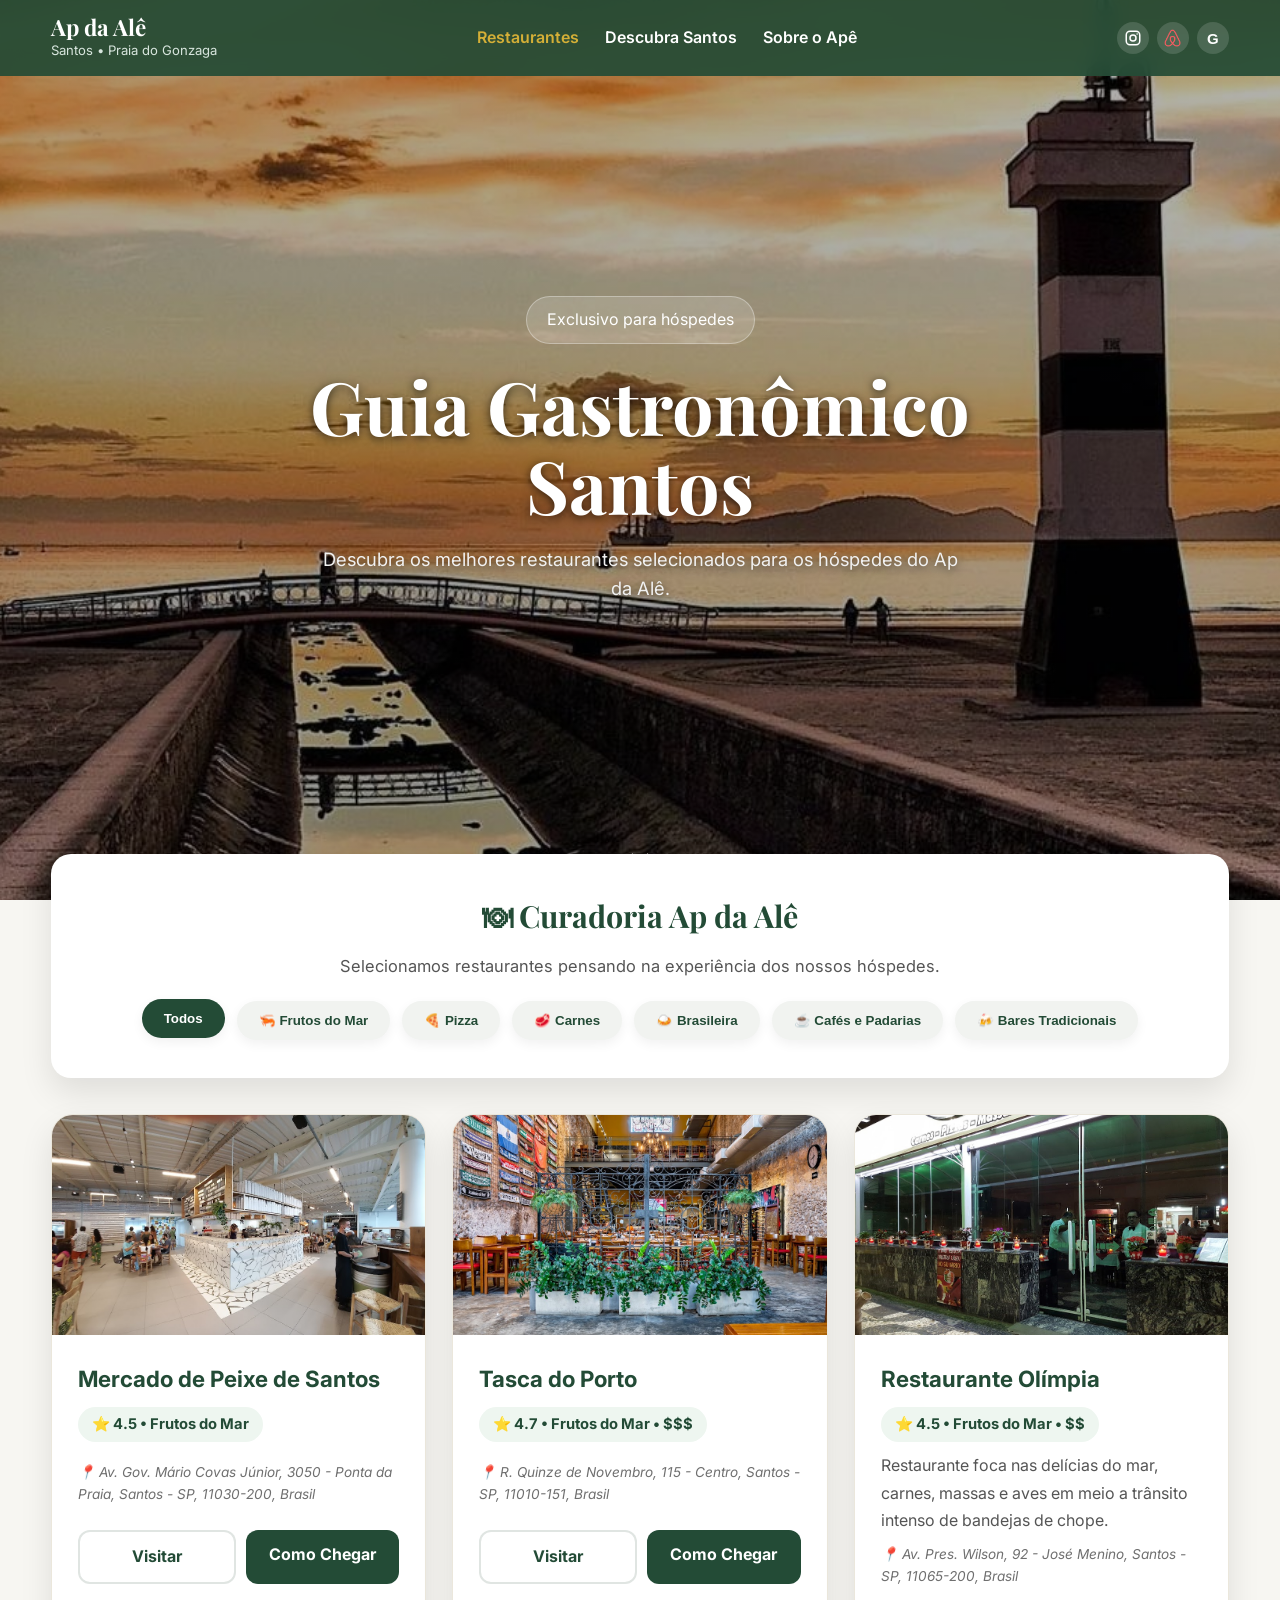
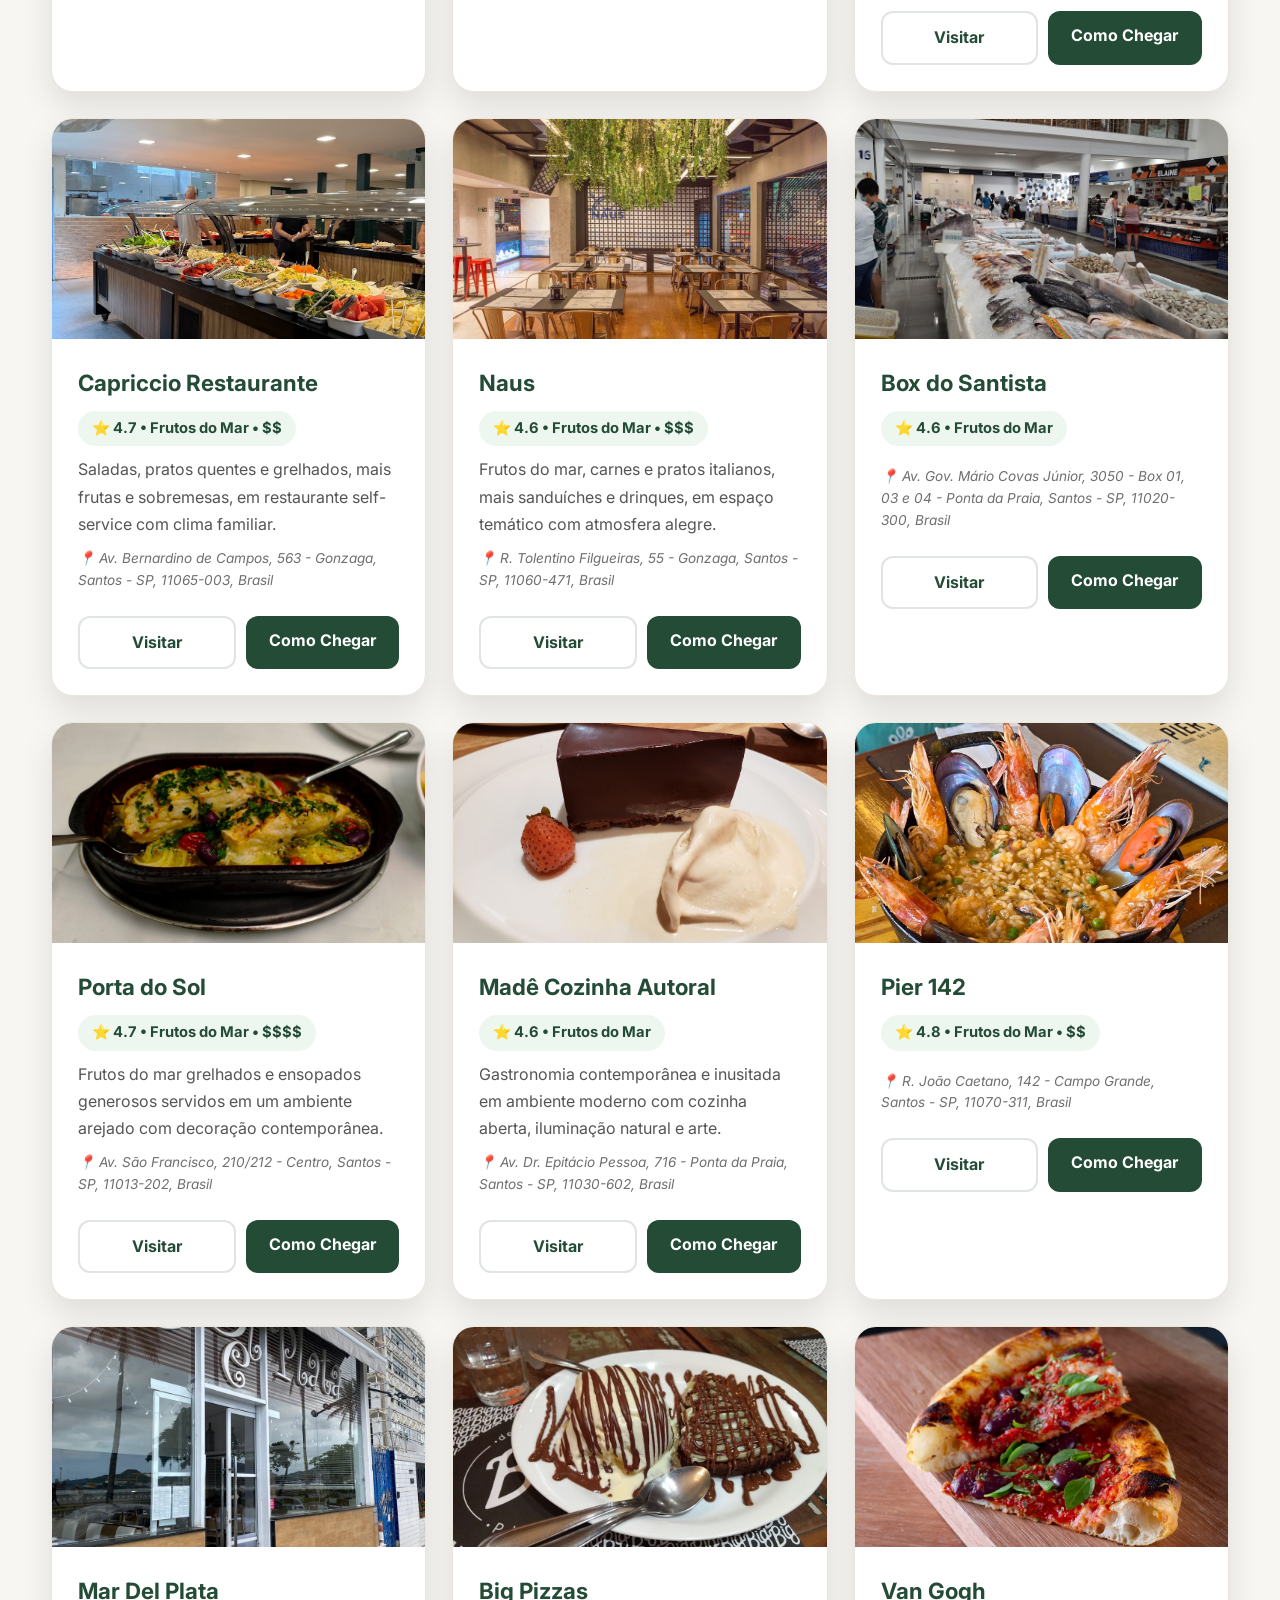
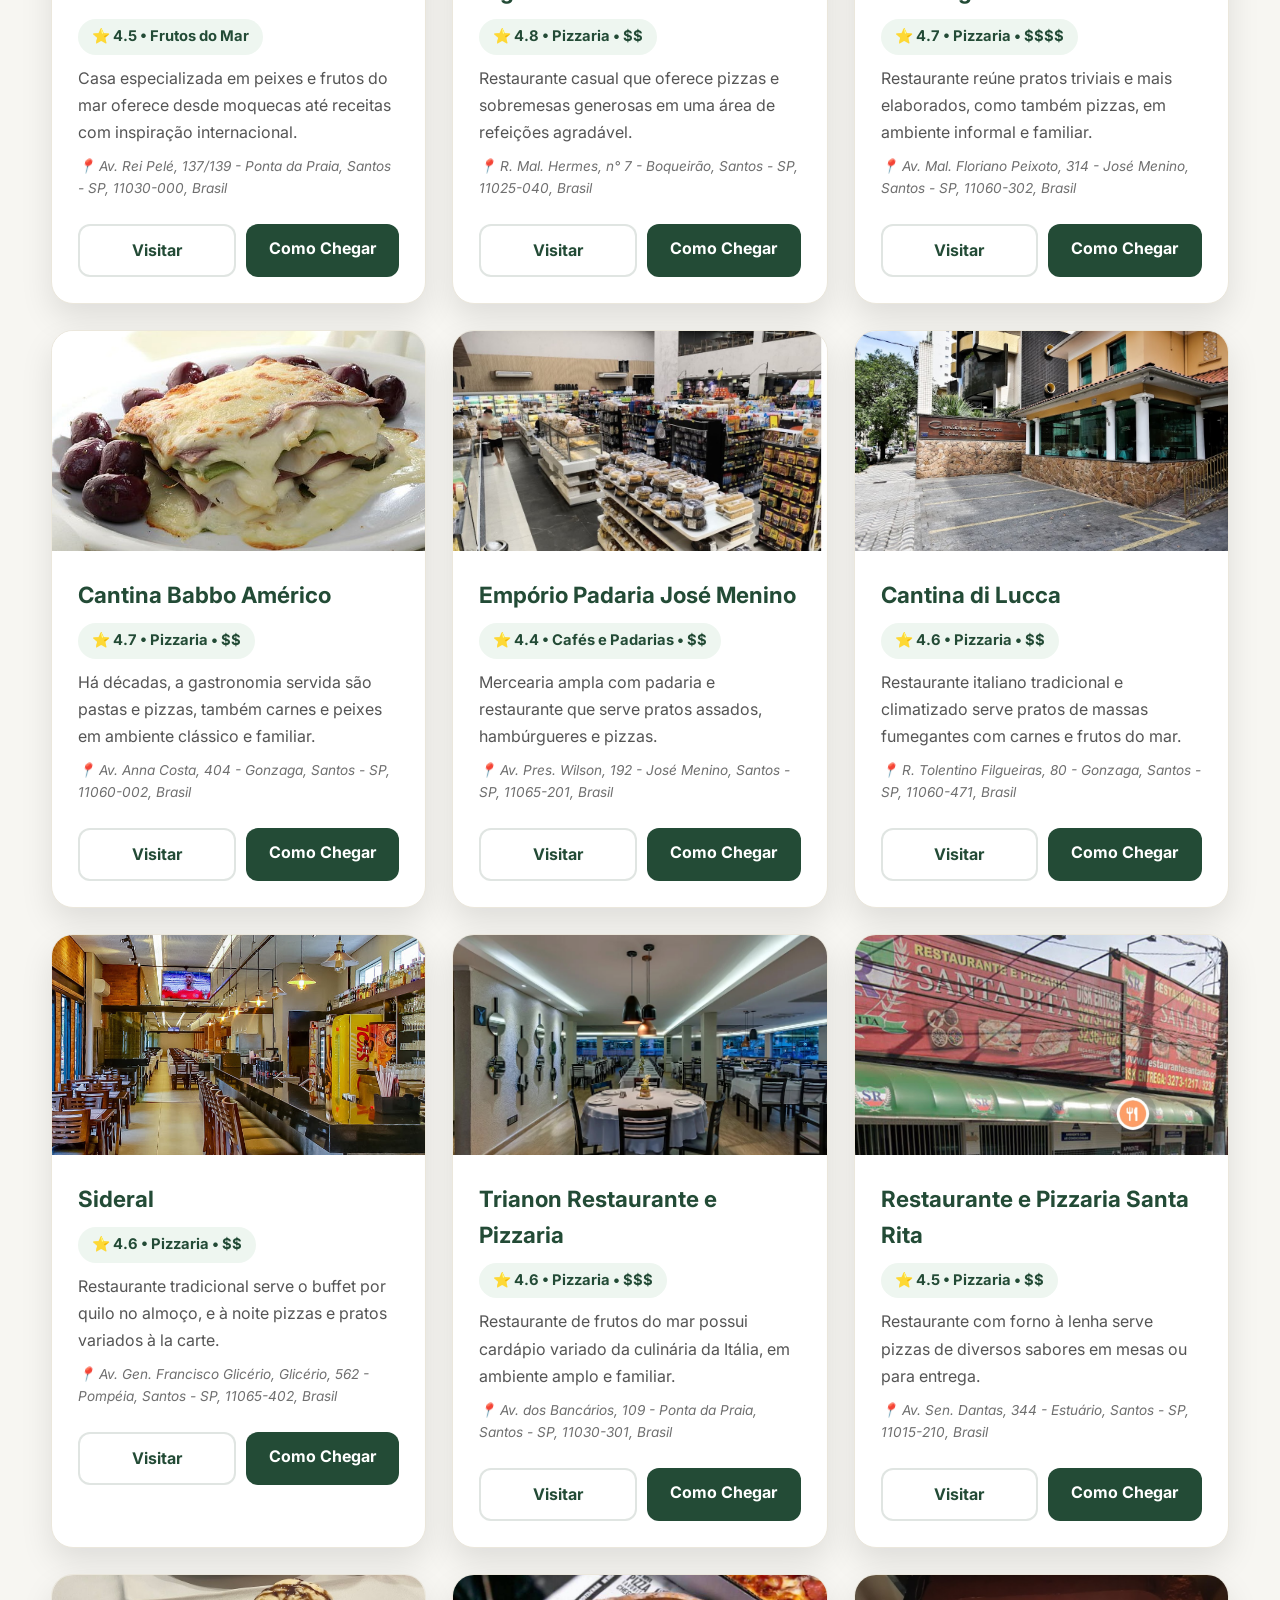
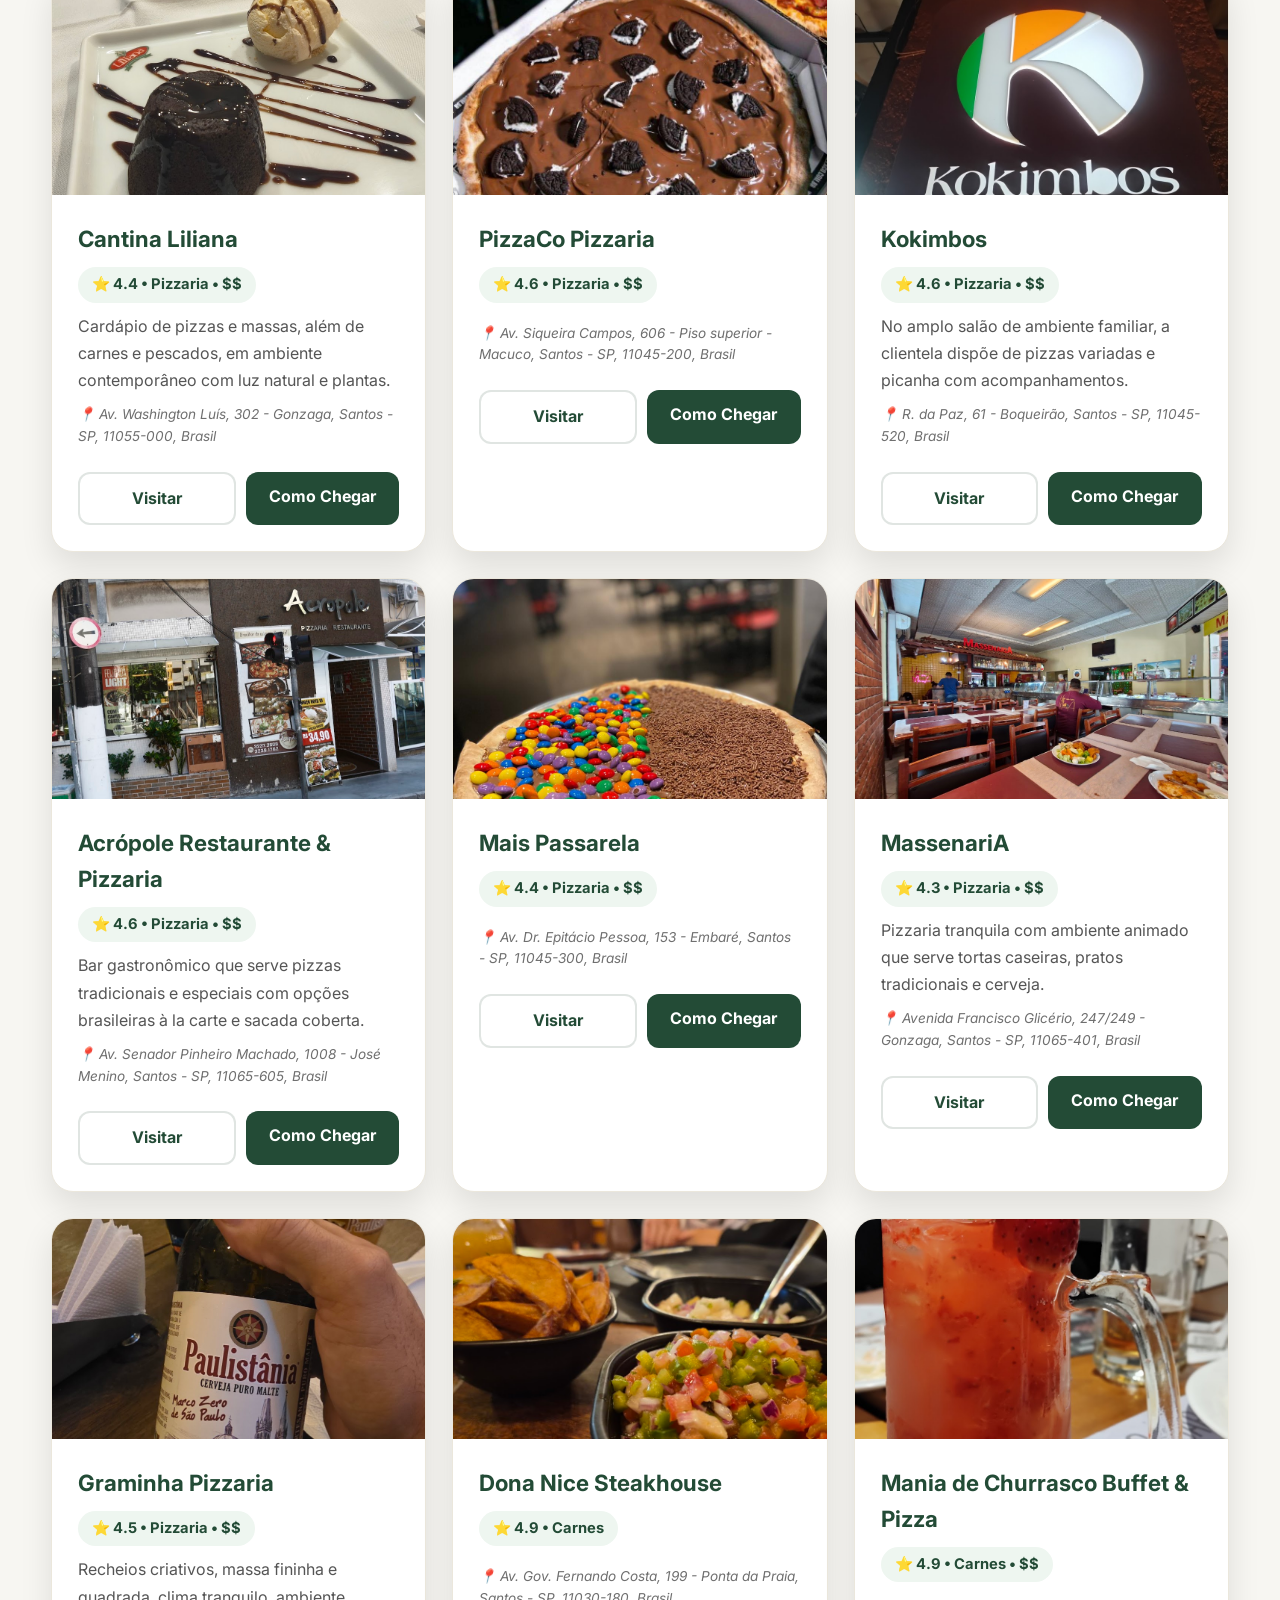
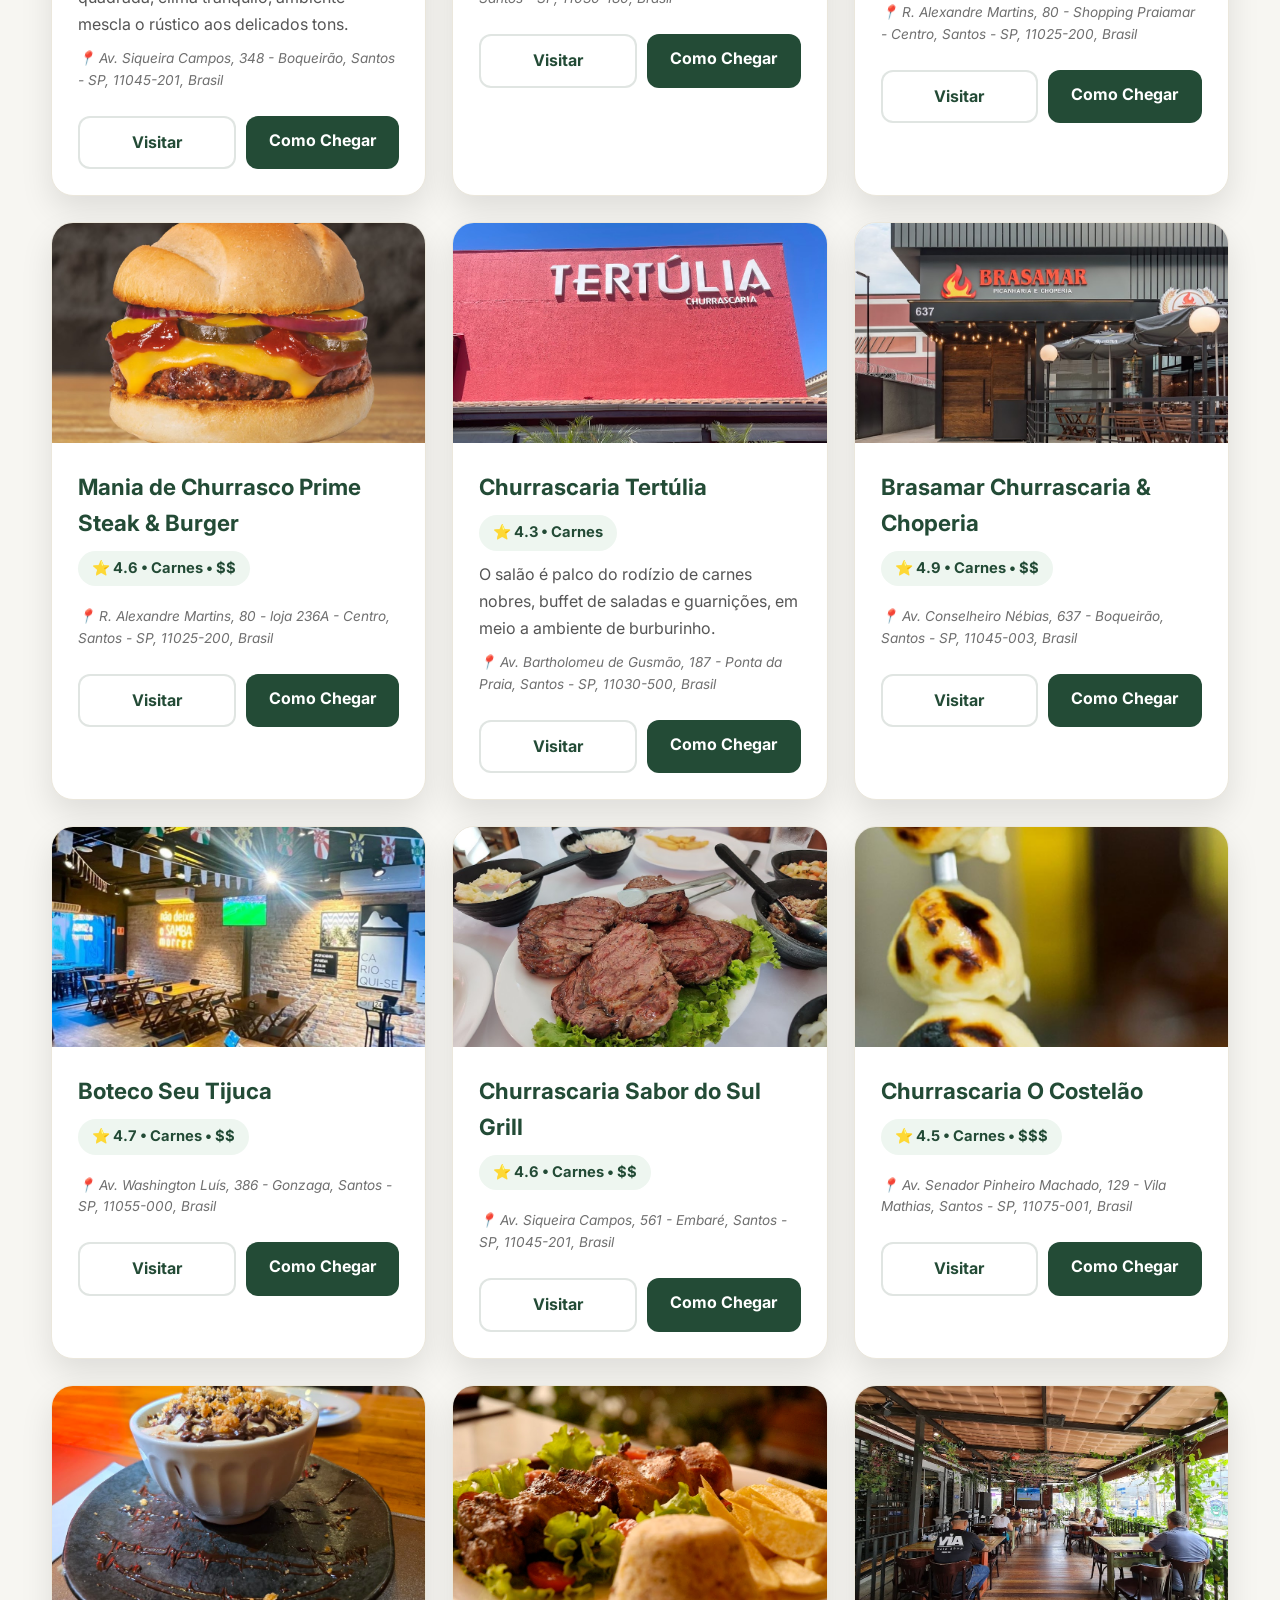
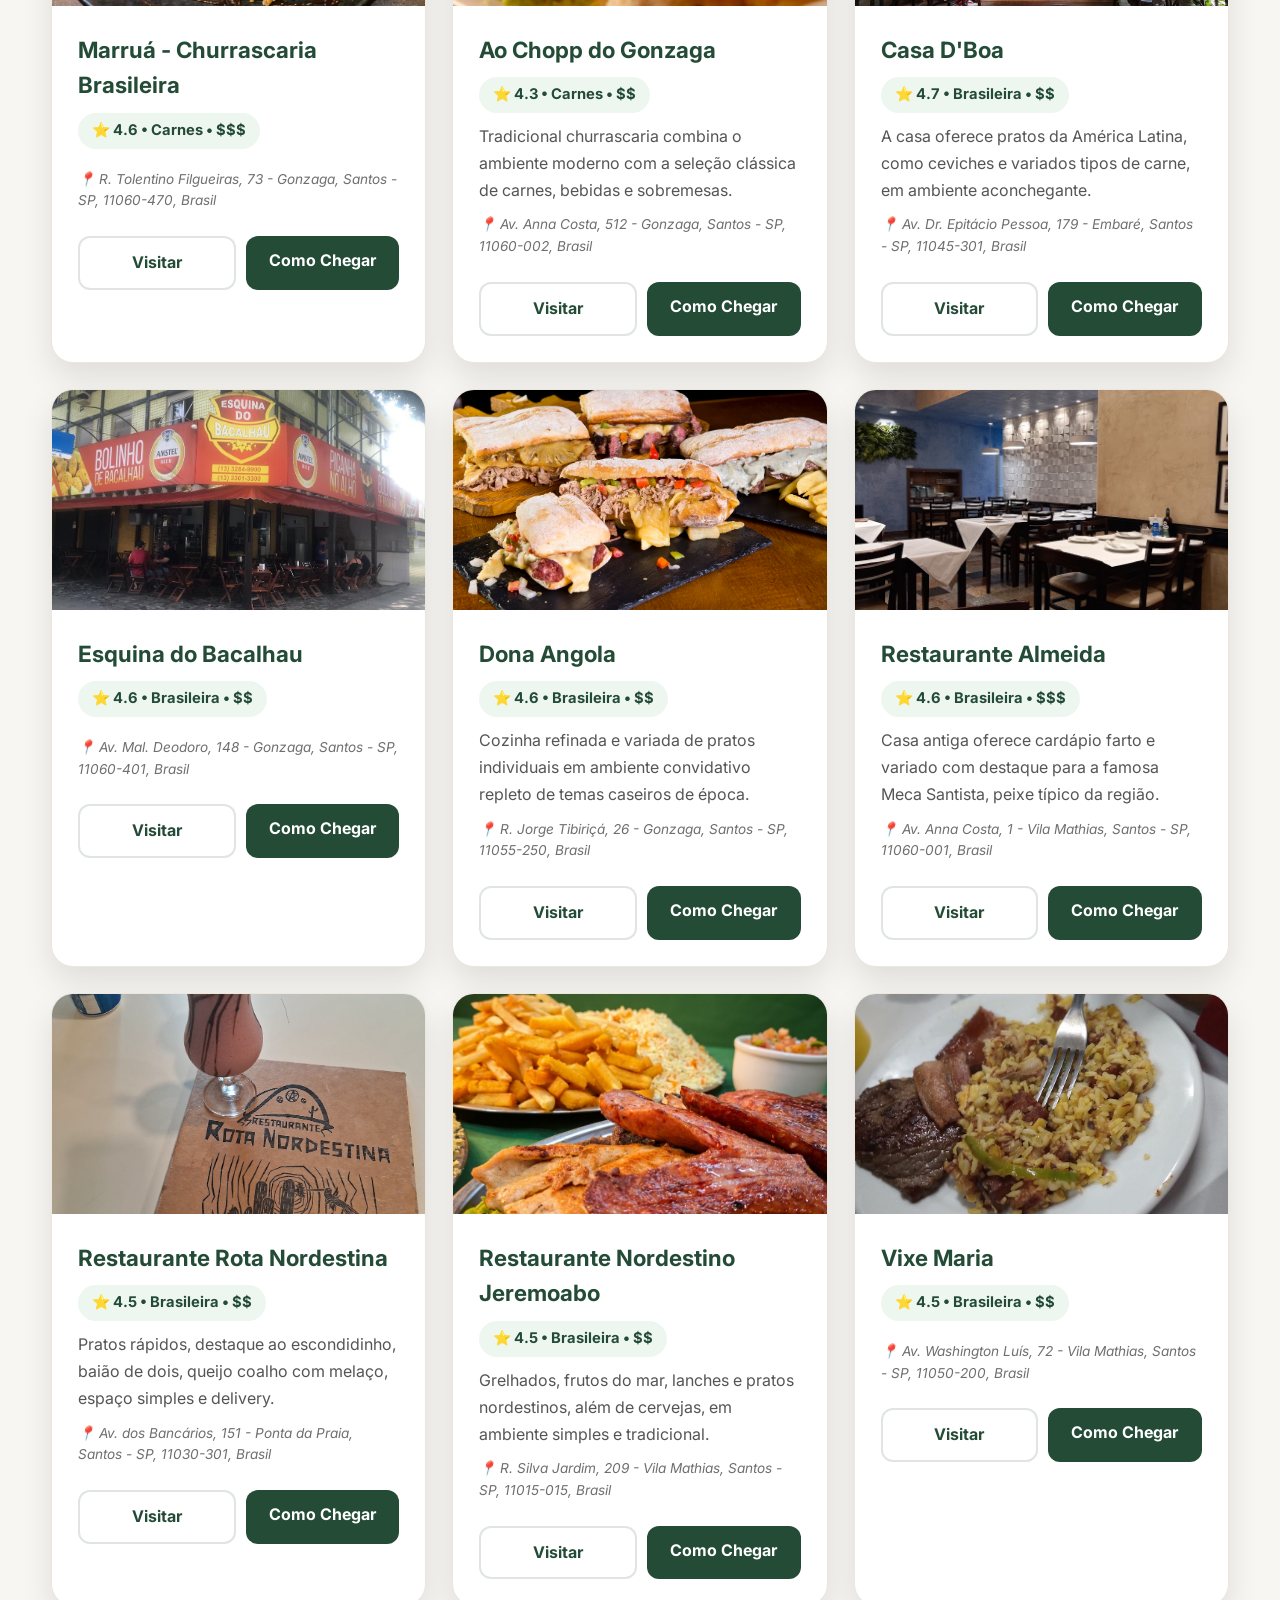
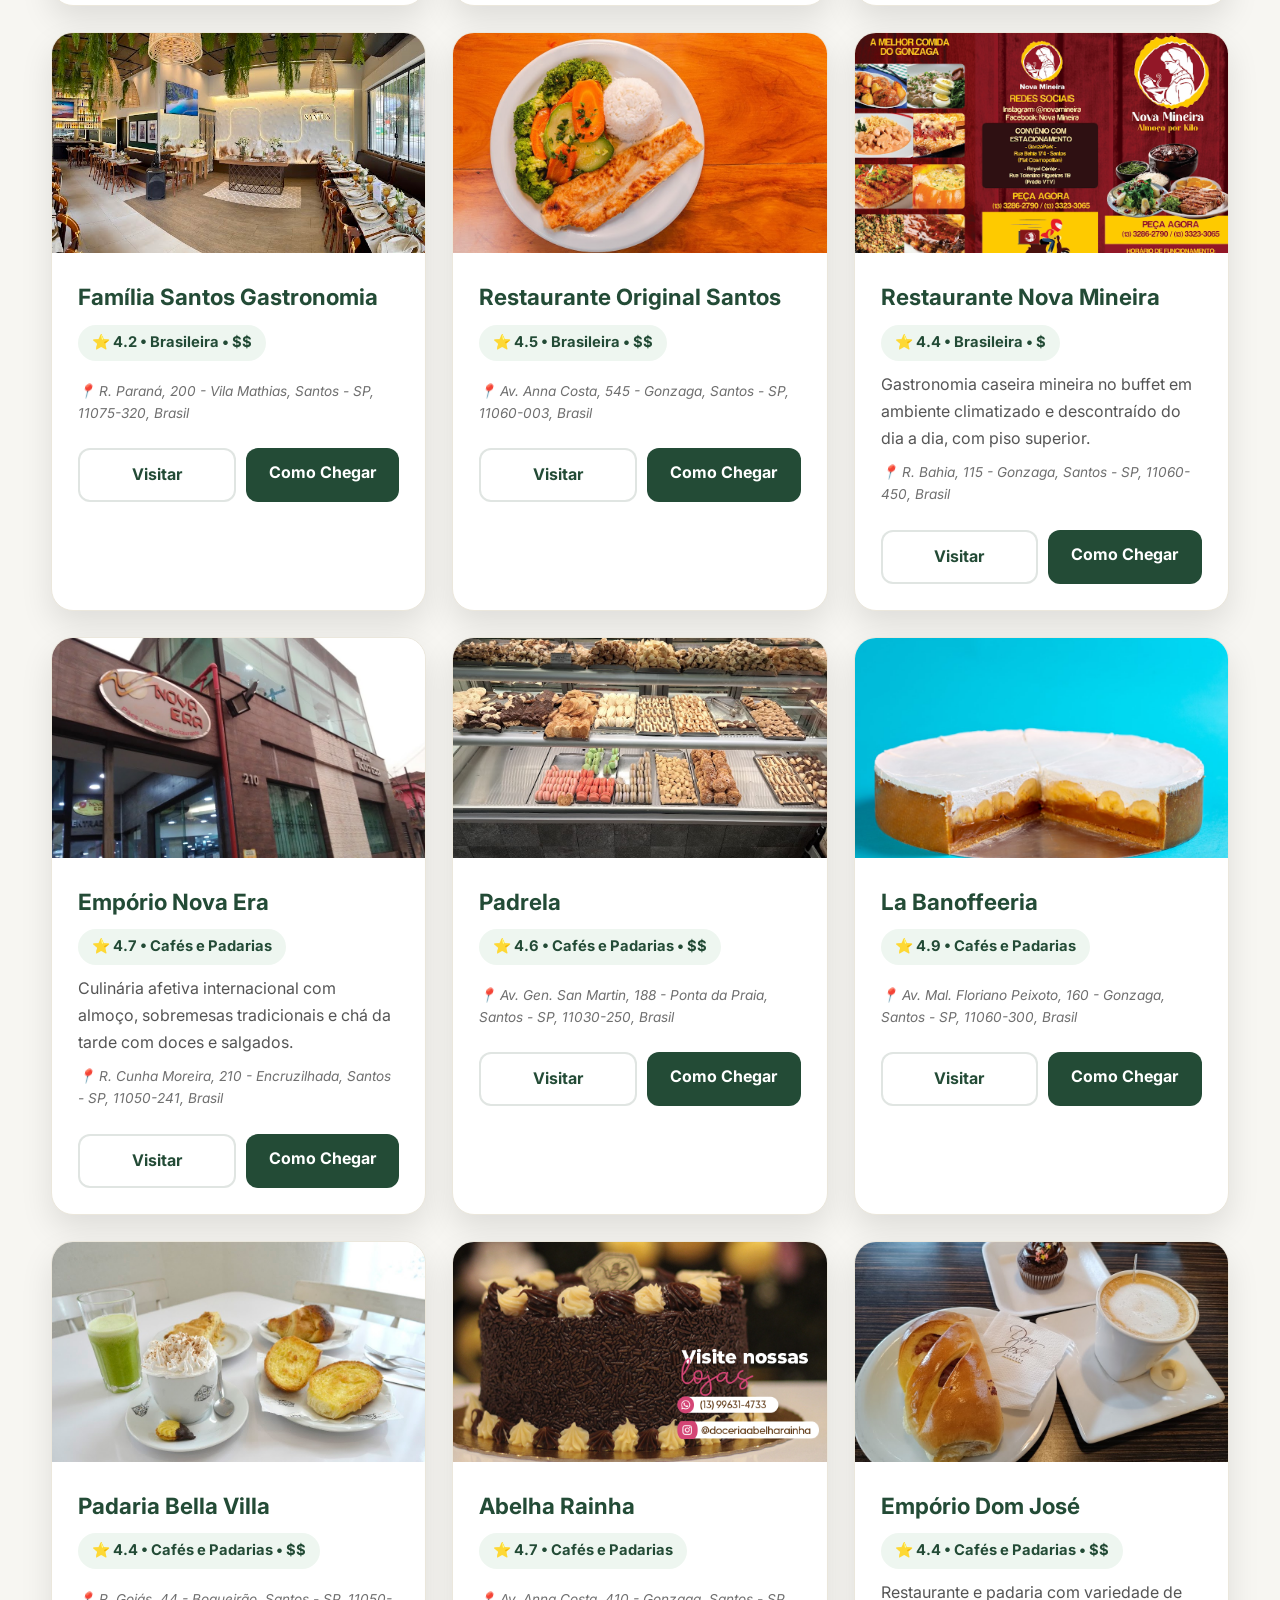
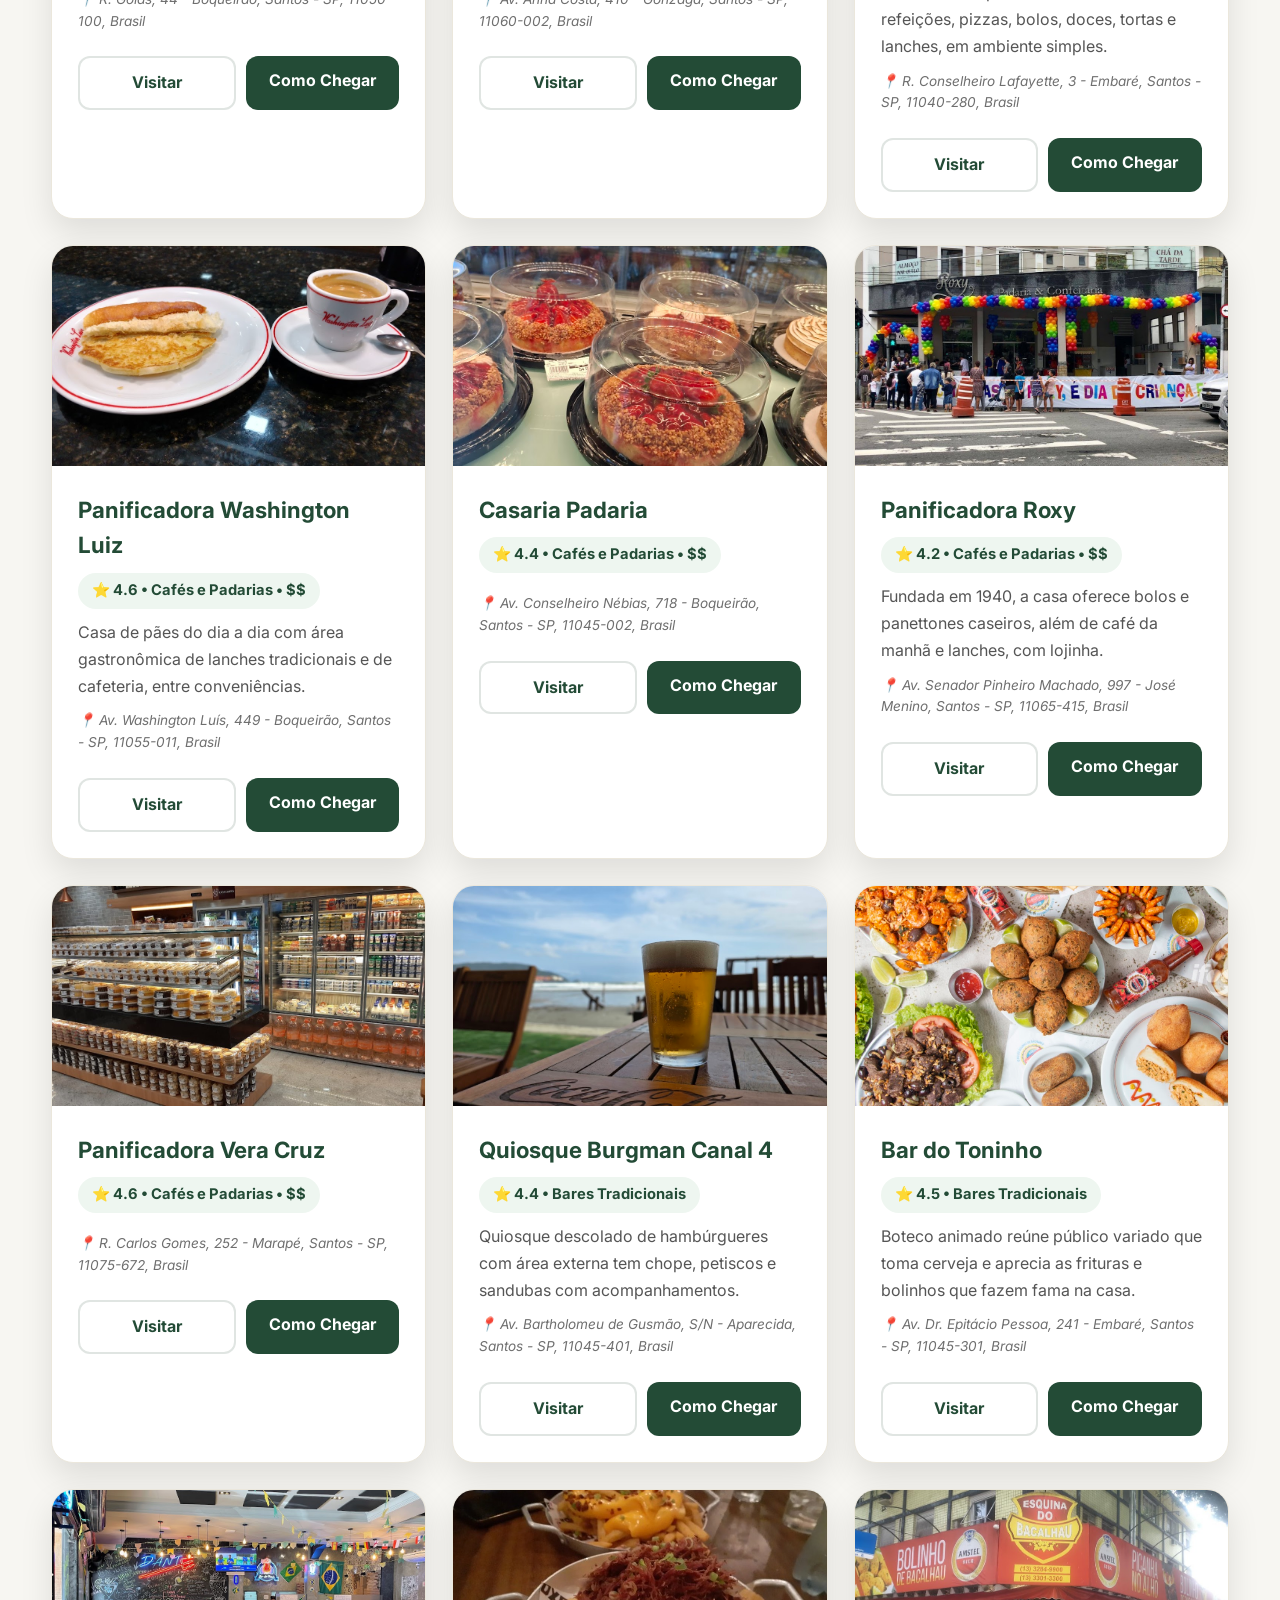
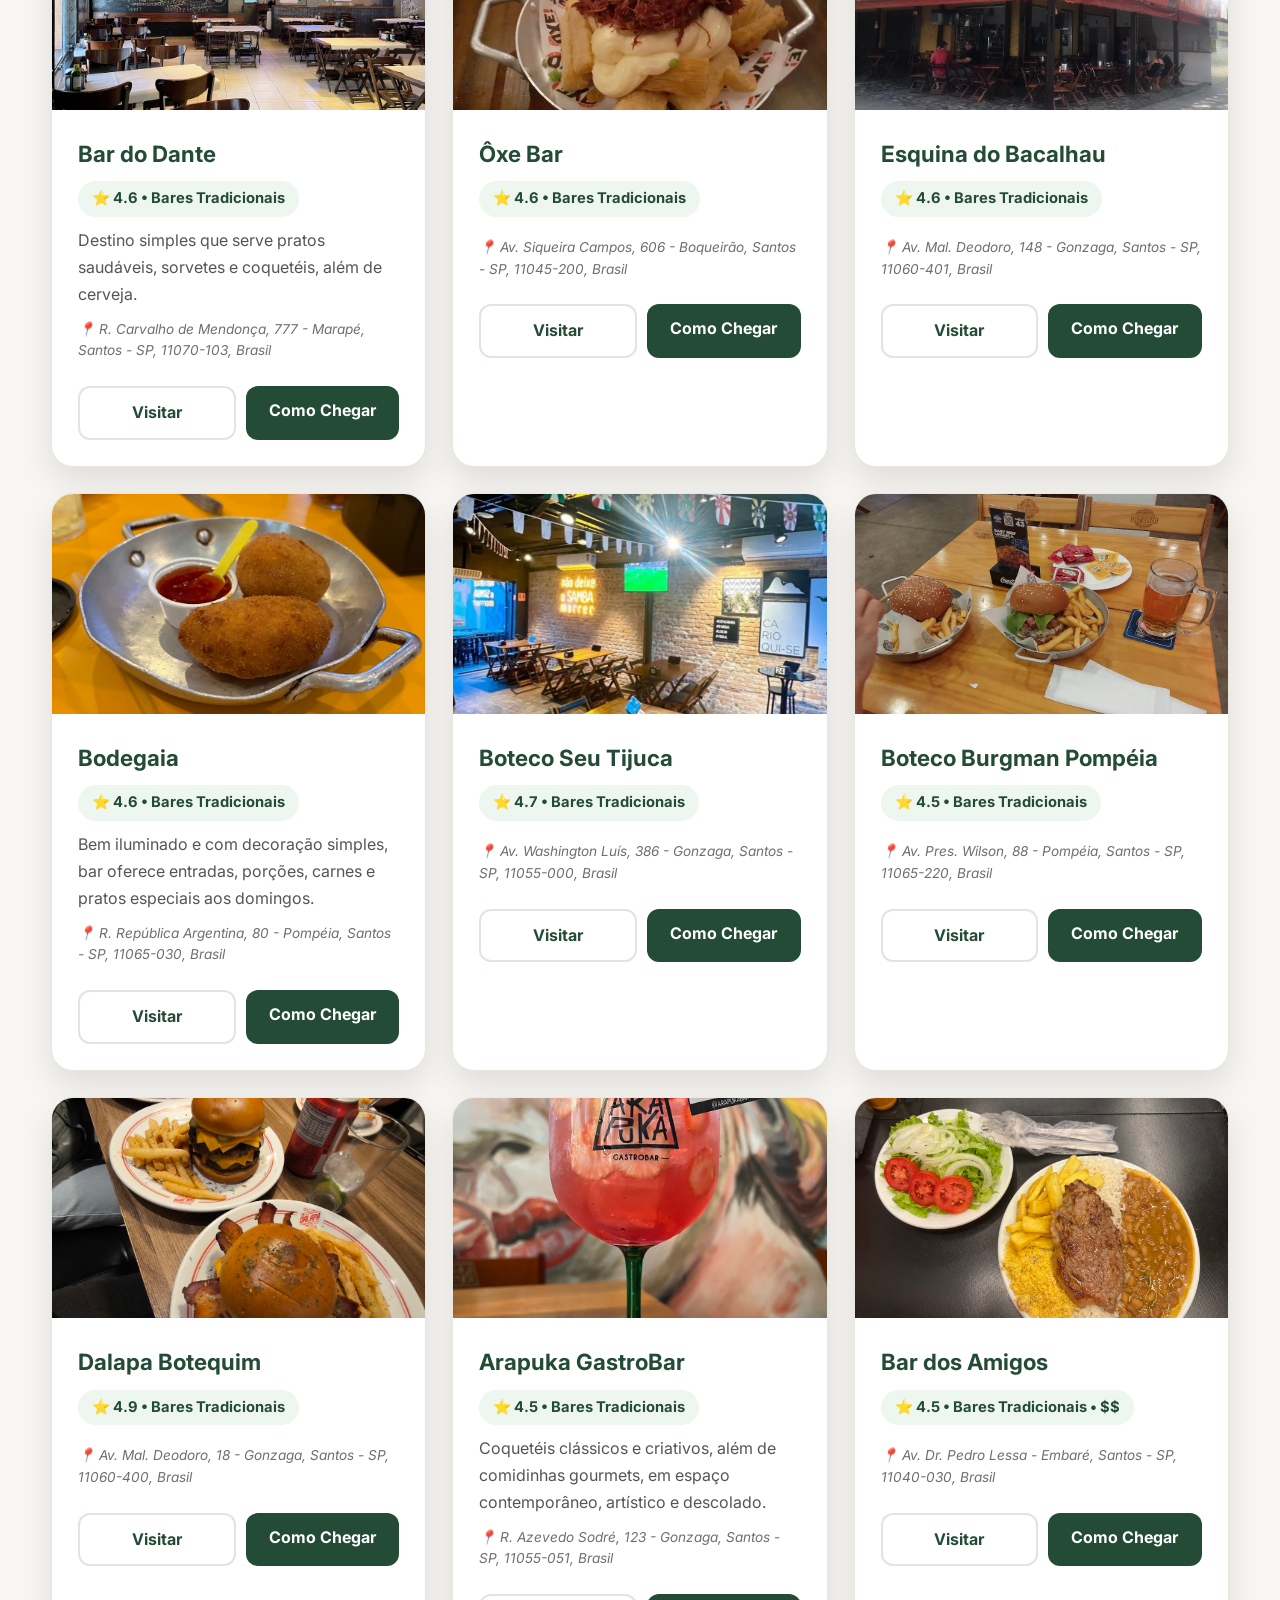
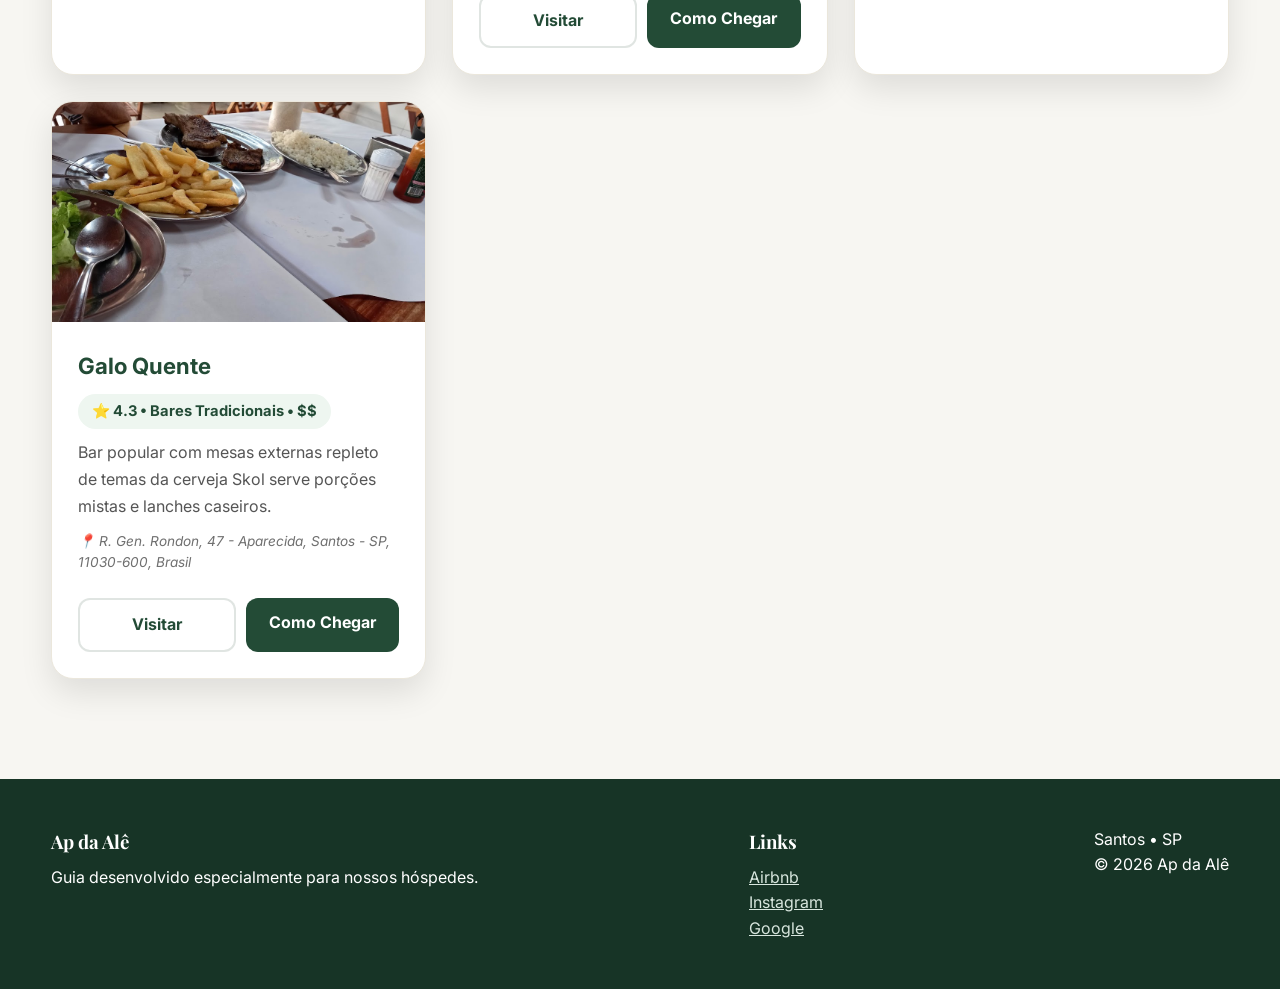
<file: index.html>
<!DOCTYPE html>
<html lang="pt-BR">

<head>
    <meta charset="UTF-8">
    <meta name="viewport" content="width=device-width, initial-scale=1.0">
    <title>Guia Gastronômico • Ap da Alê</title>
    <meta name="description"
        content="Os melhores restaurantes de Santos selecionados para os hóspedes do Ap da Alê, a poucos passos da praia do Gonzaga.">
    <link rel="preconnect" href="https://fonts.googleapis.com">
    <link rel="preconnect" href="https://fonts.gstatic.com" crossorigin>
    <link href="https://fonts.googleapis.com/css2?family=Inter:wght@300;400;500;600;700&family=Playfair+Display:wght@600;700&display=swap"
        rel="stylesheet">
    <link rel="stylesheet" href="style.css?v=3">
</head>

<body>

<header>
    <div class="container">
        <div class="logo">
            <h1>Ap da Alê</h1>
            <p>Santos • Praia do Gonzaga</p>
        </div>
        <nav>
            <a href="index.html" class="active">Restaurantes</a>
            <a href="o_que_fazer.html">Descubra Santos</a>
            <a href="sobre_a_casa.html">Sobre o Apê</a>
        </nav>
        <div class="social-links">
            <a href="https://www.instagram.com/apda_ale/" target="_blank" rel="noopener" aria-label="Instagram do Ap da Alê" title="Instagram">
                <svg viewBox="0 0 24 24" width="18" height="18" fill="none" stroke="currentColor" stroke-width="2"><rect x="3" y="3" width="18" height="18" rx="5"></rect><circle cx="12" cy="12" r="4"></circle><circle cx="17.5" cy="6.5" r="1" fill="currentColor" stroke="none"></circle></svg>
            </a>
            <a href="https://www.airbnb.com.br/rooms/678897444676822575" target="_blank" rel="noopener" aria-label="Anúncio no Airbnb" title="Airbnb">
                <img class="airbnb-badge" src="airbnb-icon.png" width="18" height="18" alt="">
            </a>
            <a href="https://share.google/uuVBnbDMF6iq38gbg" target="_blank" rel="noopener" aria-label="Avaliações no Google" title="Avaliações no Google">
                <span class="g-badge">G</span>
            </a>
        </div>
    </div>
</header>

<section class="hero">
    <img class="hero-bg" src="hero_ap_ale.jpg?v=2" alt="Pôr do sol na orla de Santos">
    <div class="hero-overlay"></div>
    <div class="hero-content">
        <span class="hero-tag">Exclusivo para hóspedes</span>
        <h2>Guia Gastronômico<br>Santos</h2>
        <p>Descubra os melhores restaurantes selecionados para os hóspedes do Ap da Alê.</p>
    </div>
    <div class="scroll-down">⌄</div>
</section>

<section class="intro">
    <div class="container">
        <div class="intro-card">
            <h3>🍽 Curadoria Ap da Alê</h3>
            <p>Selecionamos restaurantes pensando na experiência dos nossos hóspedes.</p>
            <div class="intro-features experience-grid">
                <button class="active" onclick="filtrarPorExperiencia('Todos')">Todos</button>
                <button onclick="filtrarPorExperiencia('frutos-do-mar')">🦐 Frutos do Mar</button>
                <button onclick="filtrarPorExperiencia('pizza')">🍕 Pizza</button>
                <button onclick="filtrarPorExperiencia('carnes')">🥩 Carnes</button>
                <button onclick="filtrarPorExperiencia('brasileira')">🍛 Brasileira</button>
                <button onclick="filtrarPorExperiencia('cafés')">☕ Cafés e Padarias</button>
                <button onclick="filtrarPorExperiencia('bares')">🍻 Bares Tradicionais</button>
            </div>
            <p id="nota-categoria" class="nota-categoria" hidden></p>
        </div>
    </div>
</section>

<main>
    <div class="container">
        <section id="restaurantGrid" class="restaurant-grid">
            <!-- Cards gerados por script.js -->
        </section>
    </div>
</main>

<footer>
    <div class="container footer-content">
        <div>
            <h3>Ap da Alê</h3>
            <p>Guia desenvolvido especialmente para nossos hóspedes.</p>
        </div>
        <div>
            <h3>Links</h3>
            <p><a href="https://www.airbnb.com.br/rooms/678897444676822575" target="_blank" rel="noopener">Airbnb</a></p>
            <p><a href="https://www.instagram.com/apda_ale/" target="_blank" rel="noopener">Instagram</a></p>
            <p><a href="https://share.google/uuVBnbDMF6iq38gbg" target="_blank" rel="noopener">Google</a></p>
        </div>
        <div>
            <p>Santos • SP</p>
            <p>© 2026 Ap da Alê</p>
        </div>
    </div>
</footer>

<script src="script.js?v=2"></script>

</body>

</html>
</file>
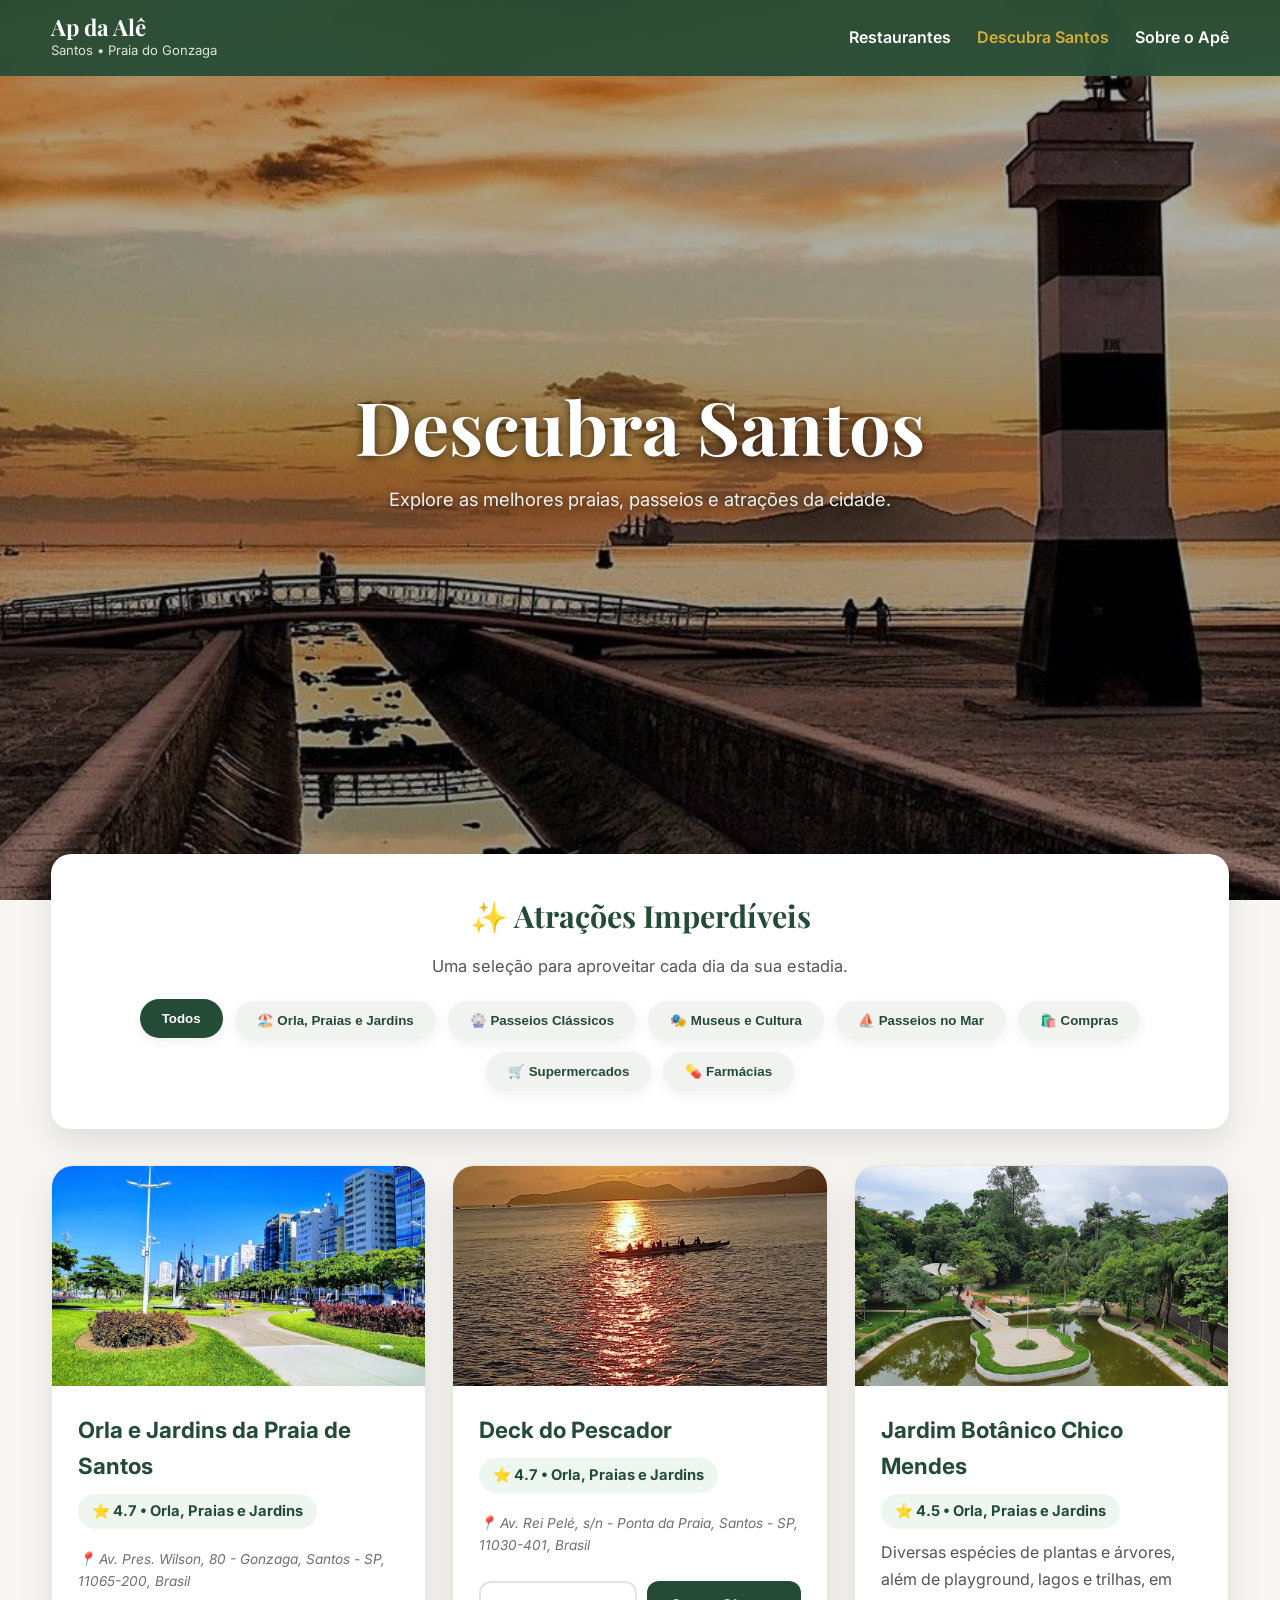
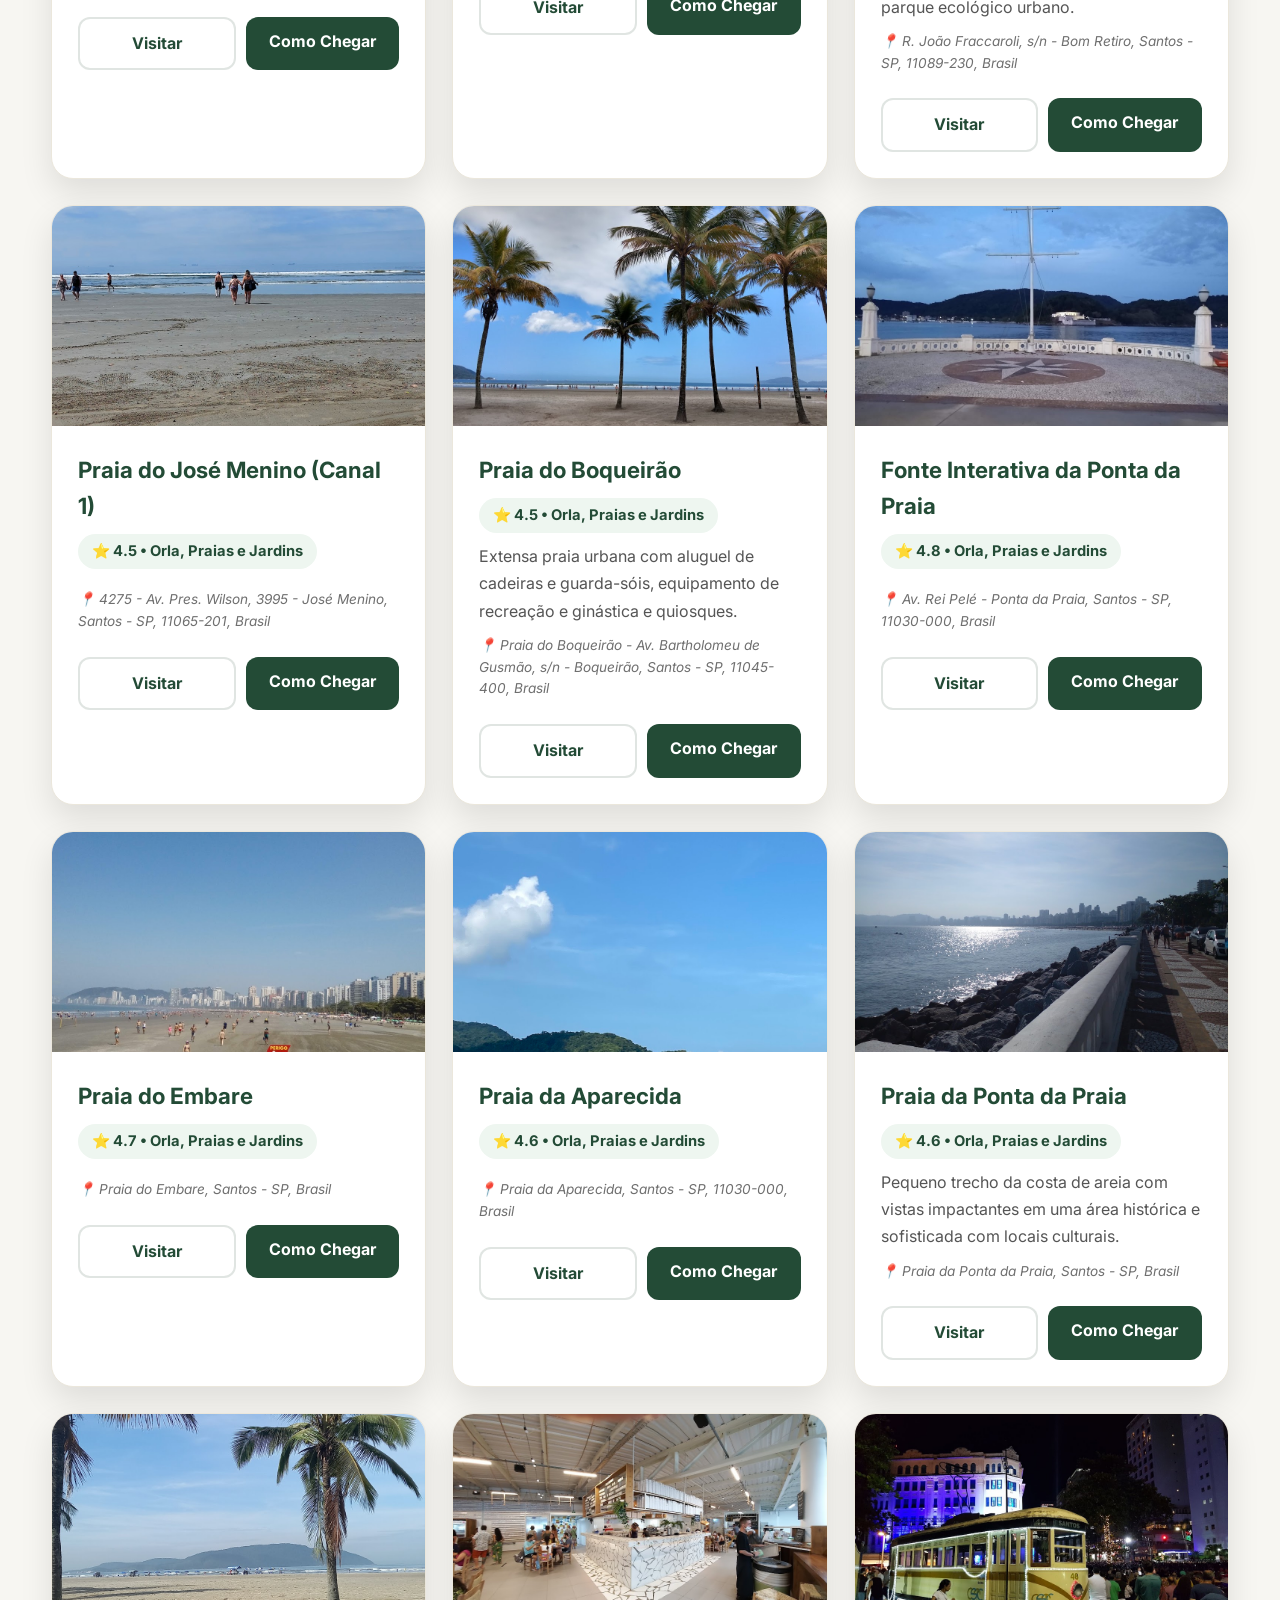
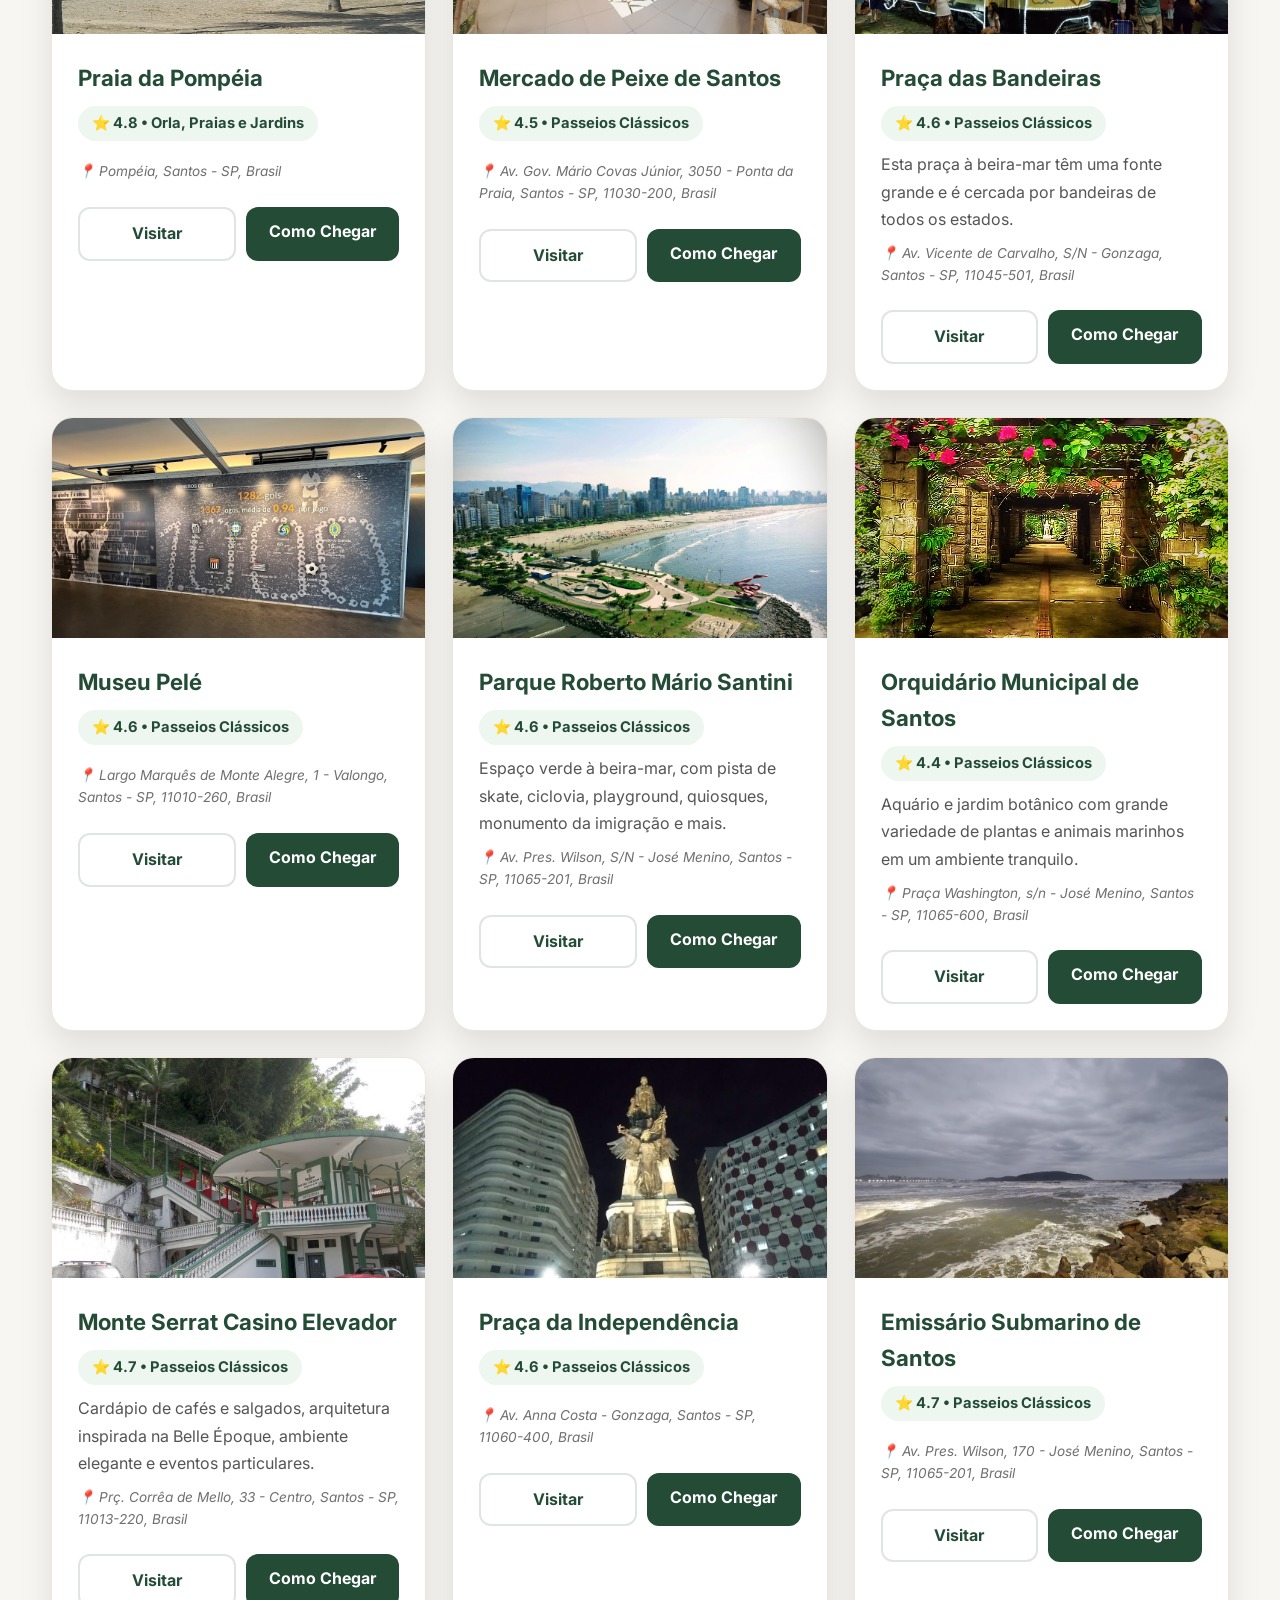
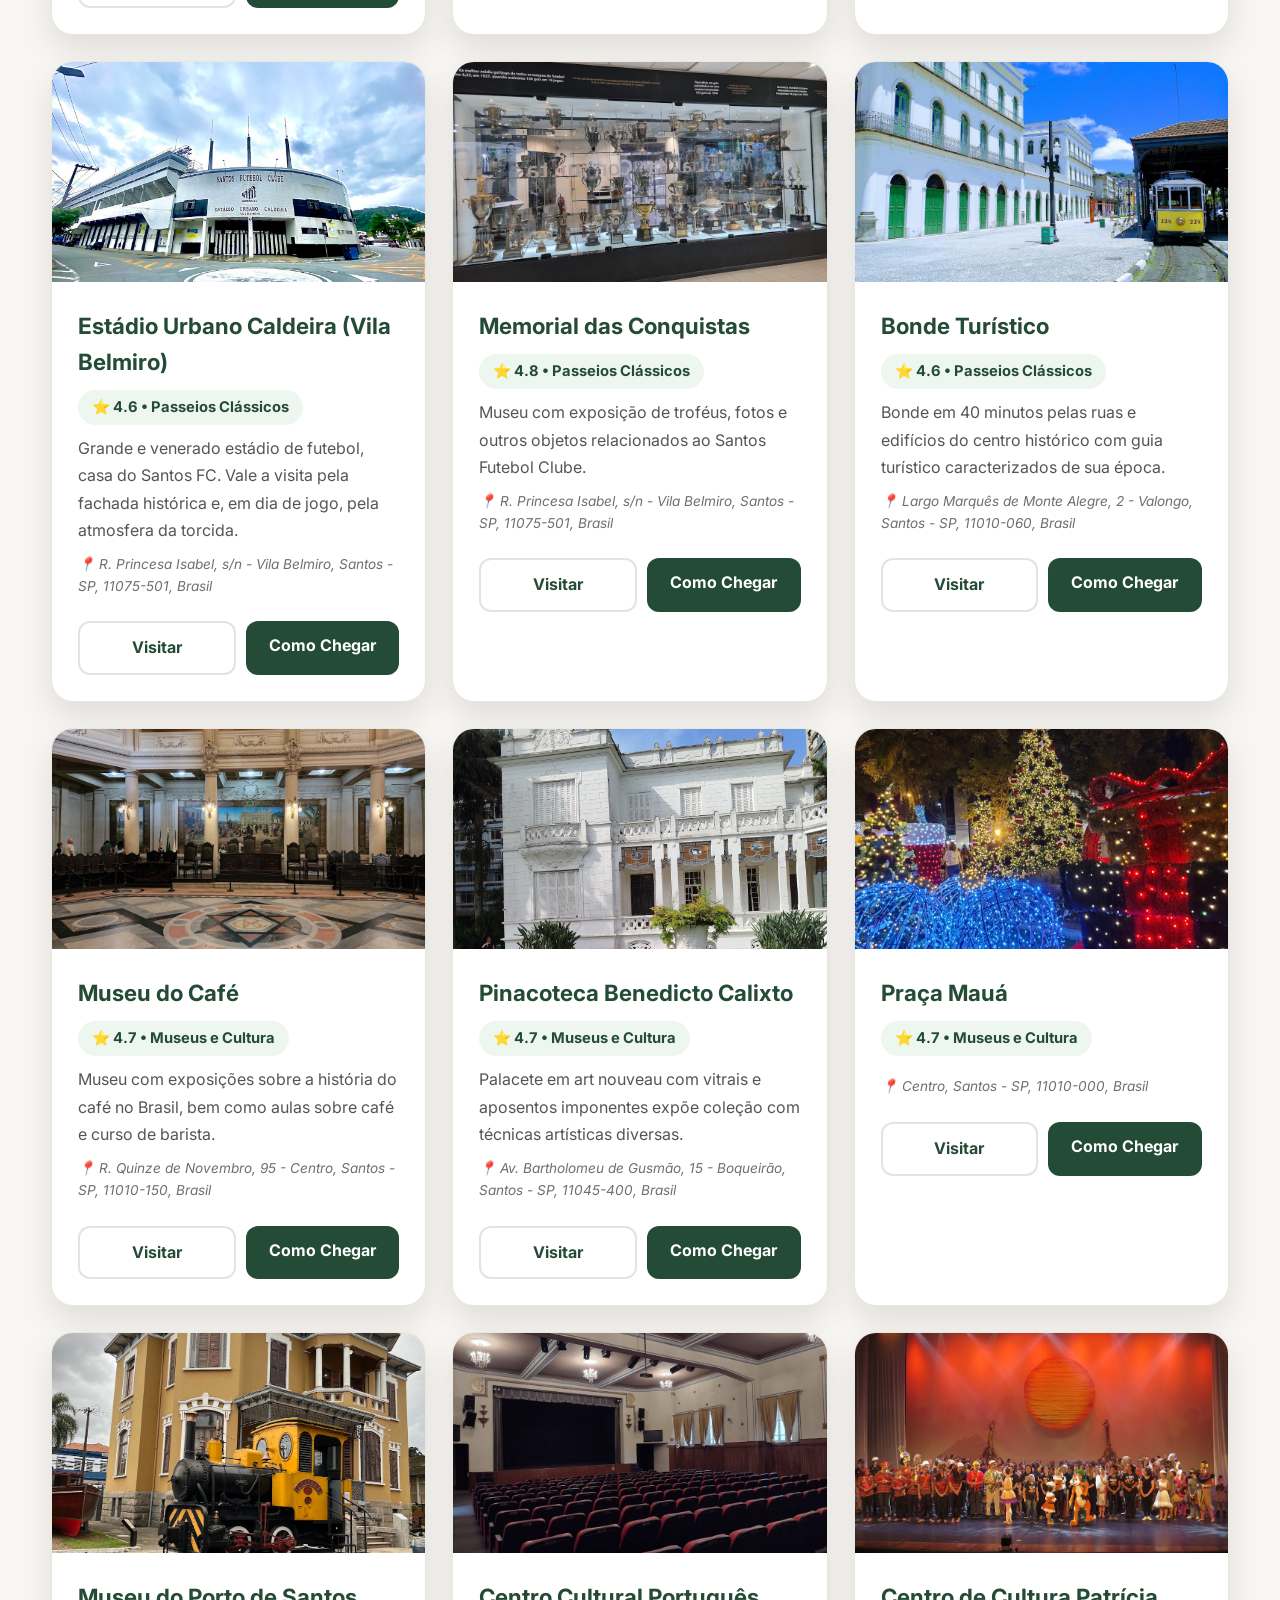
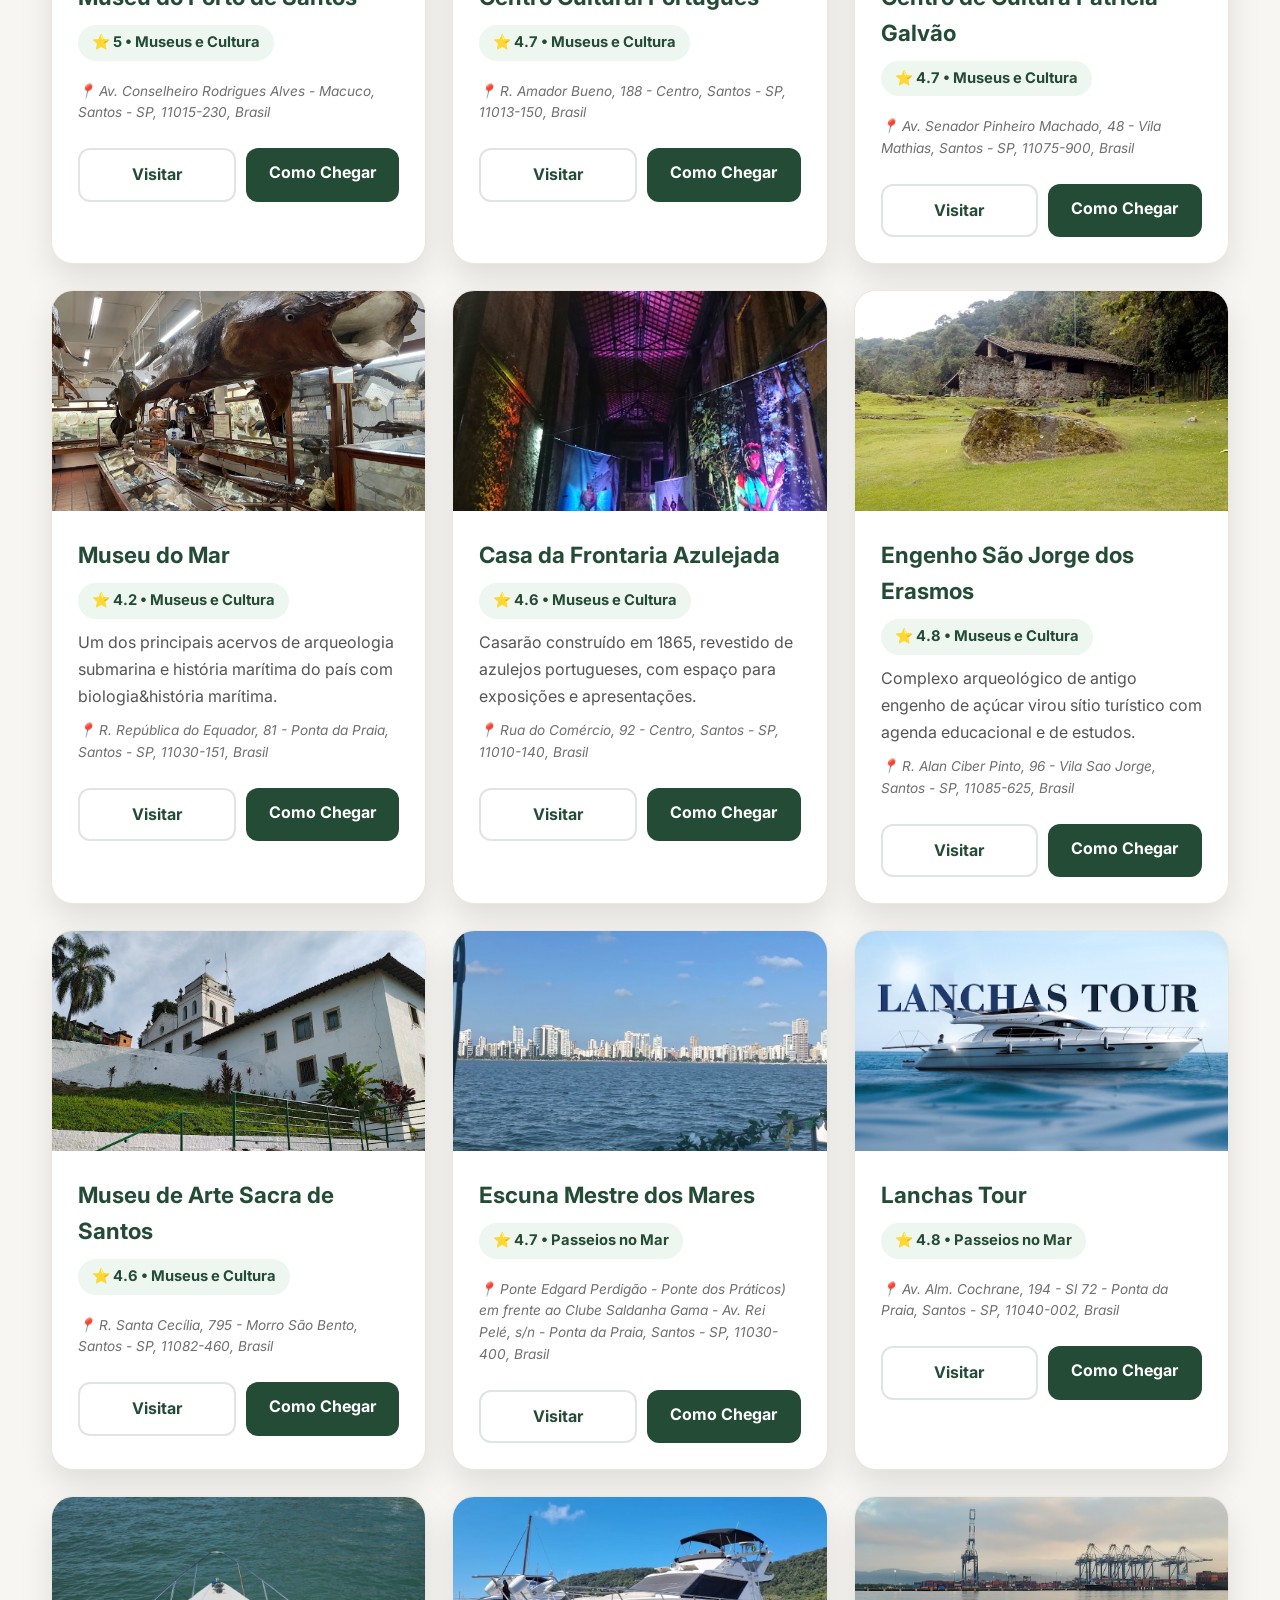
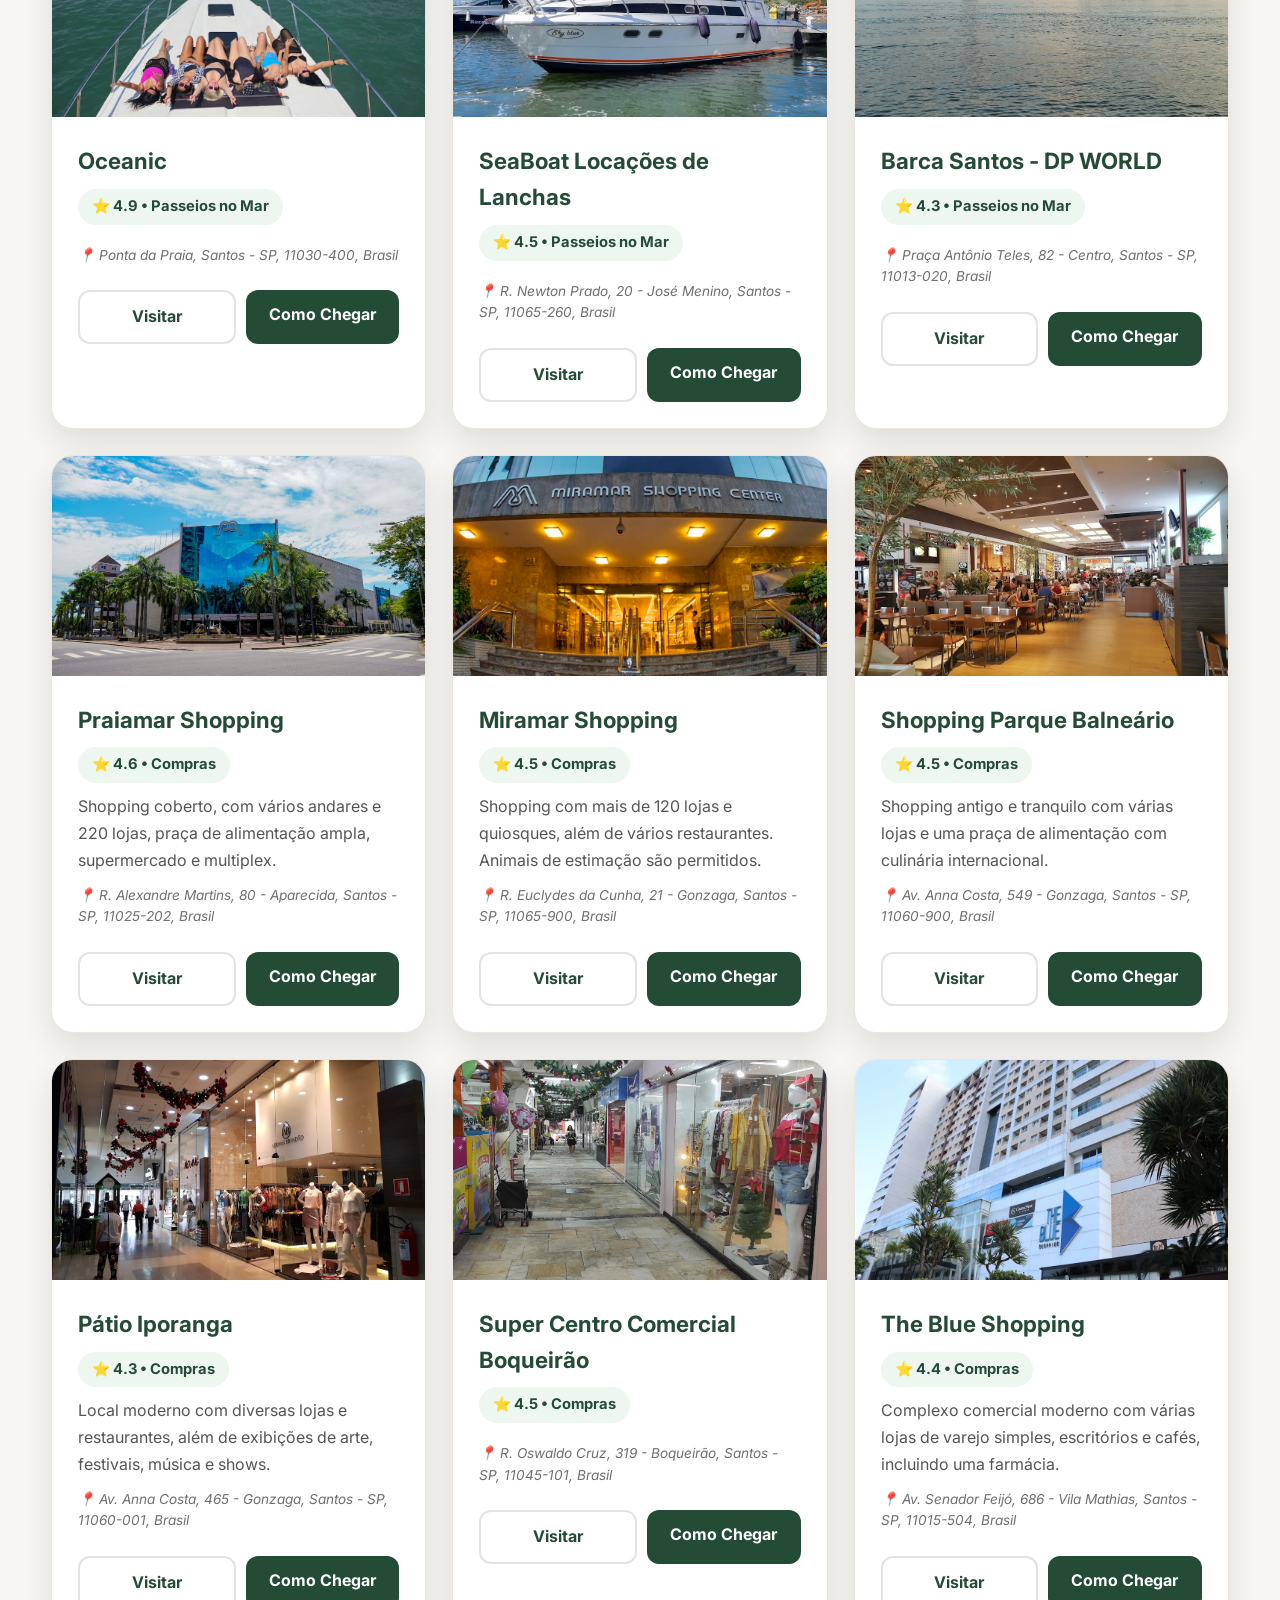
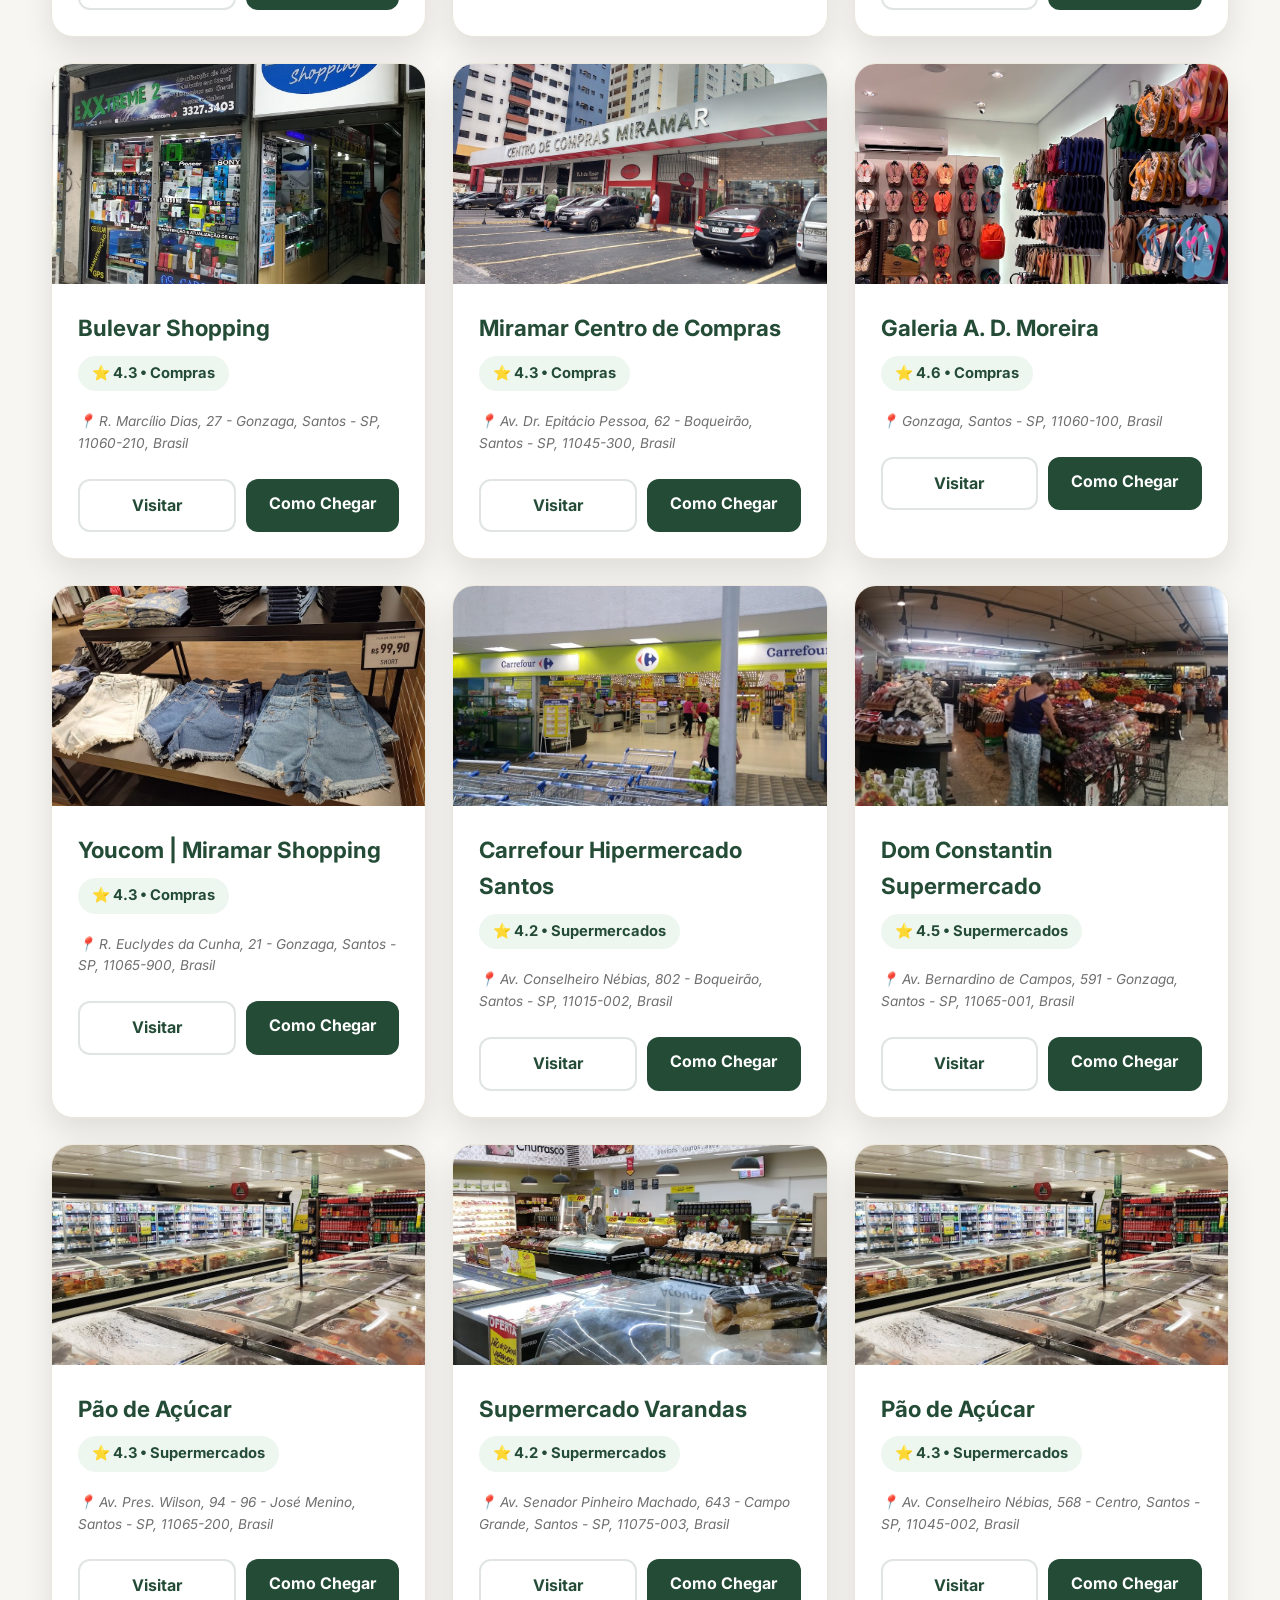
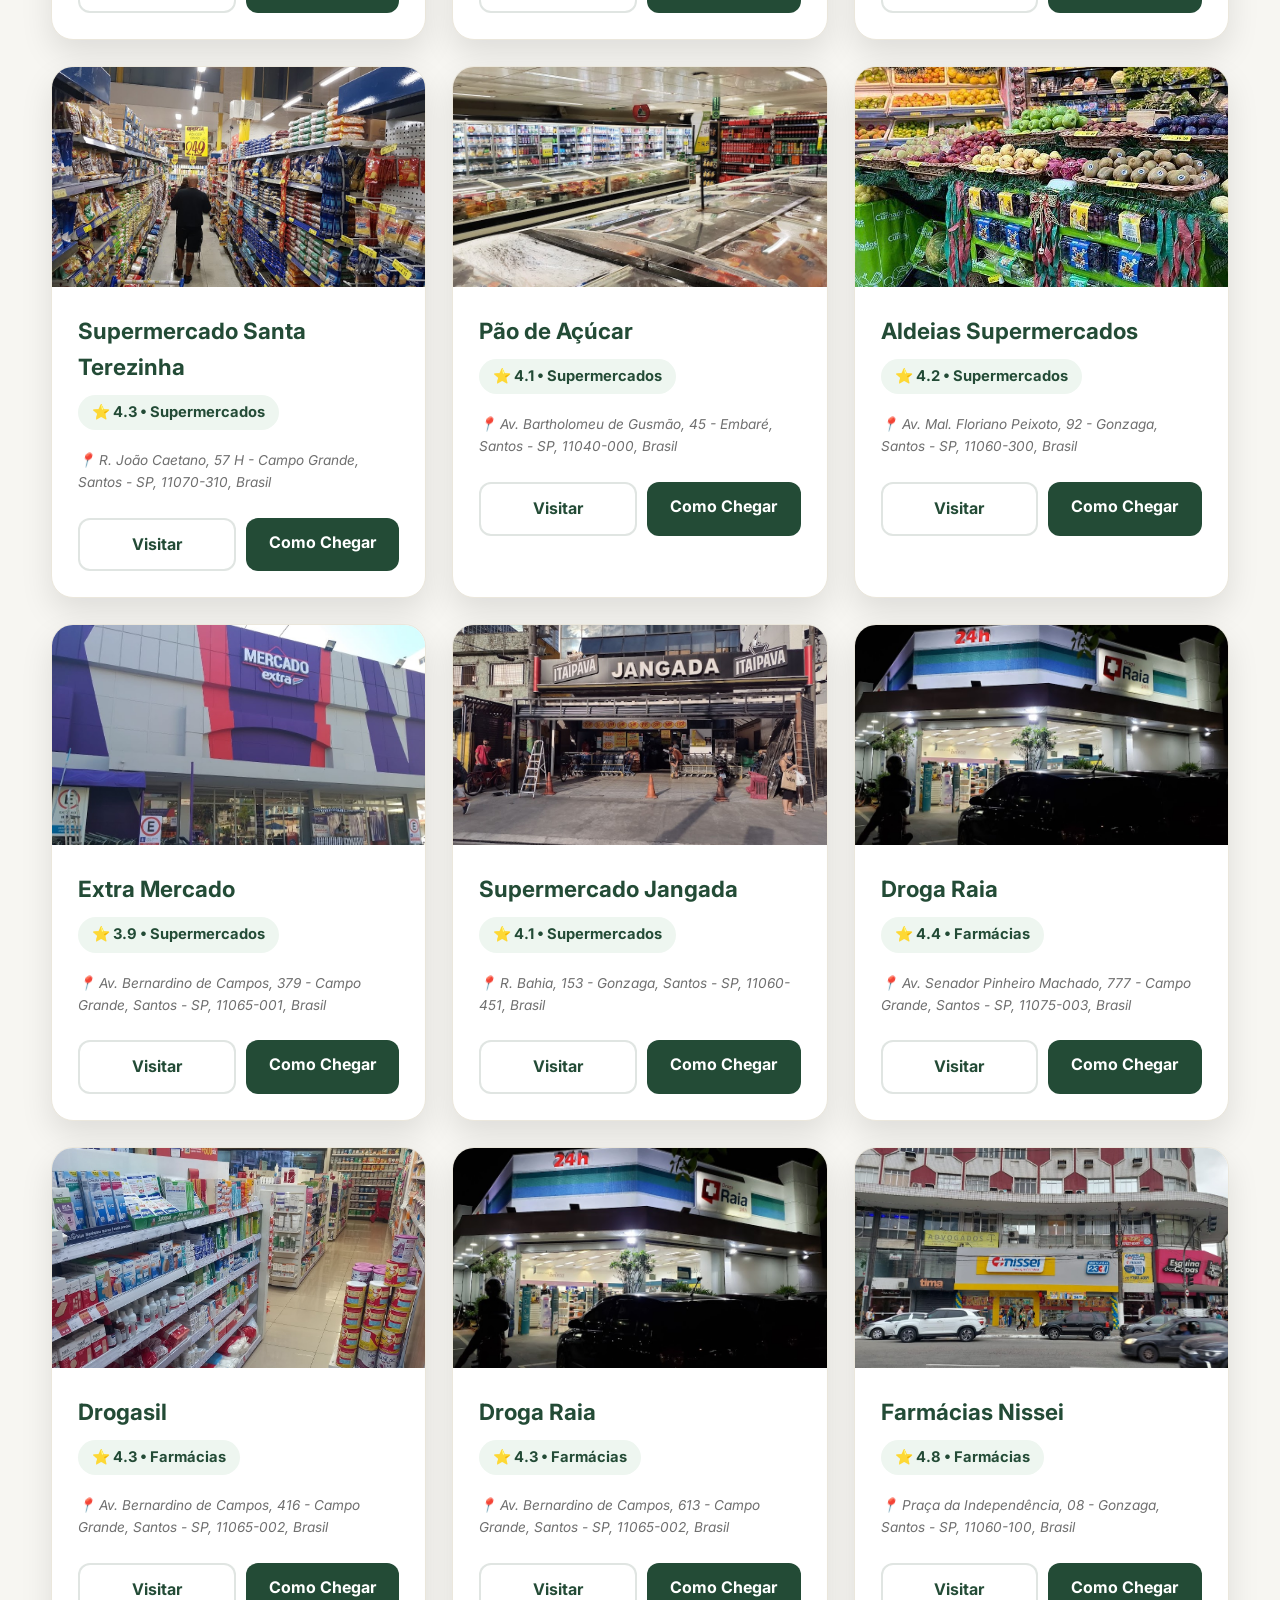
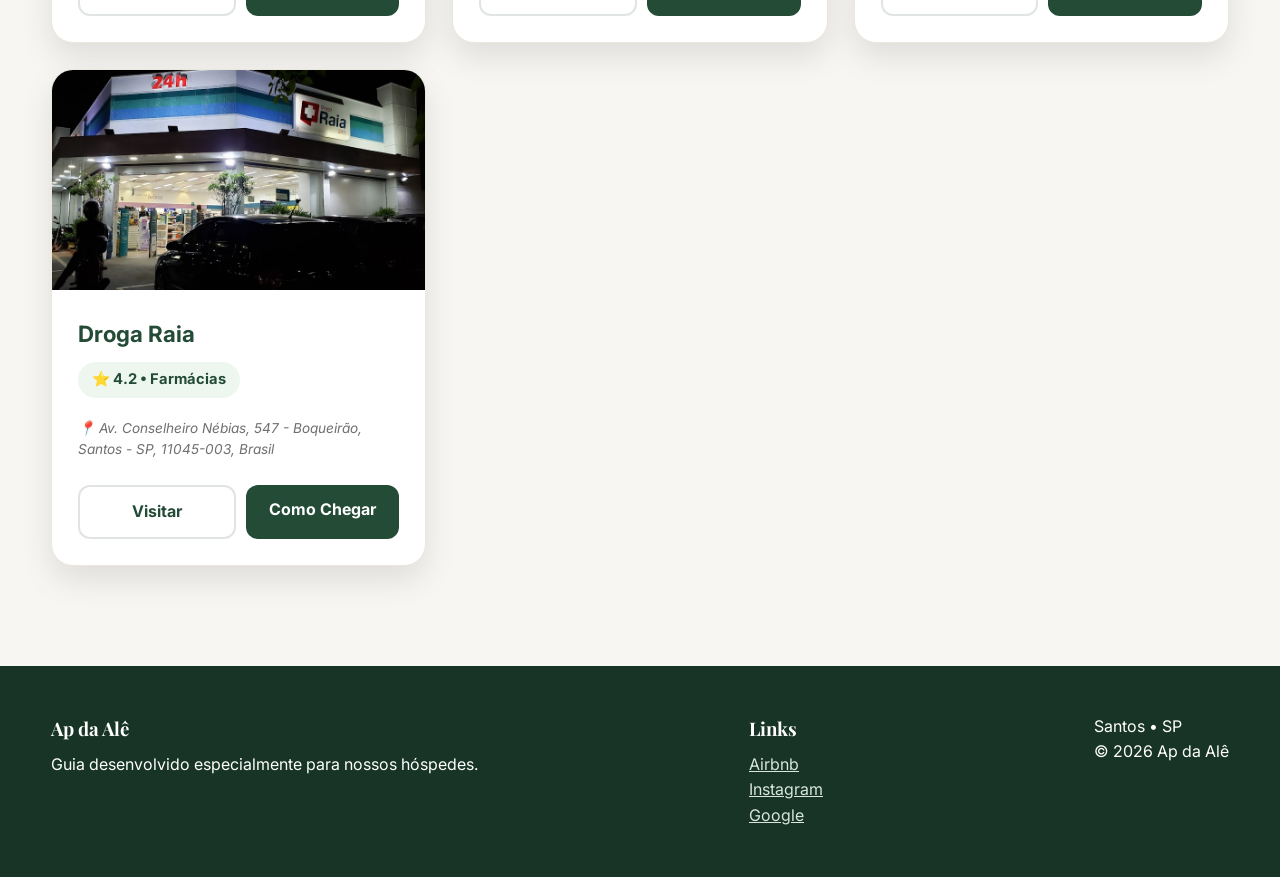
<file: o_que_fazer.html>
<!DOCTYPE html>
<html lang="pt-BR">

<head>
    <meta charset="UTF-8">
    <meta name="viewport" content="width=device-width, initial-scale=1.0">
    <title>Descubra Santos • Ap da Alê</title>
    <meta name="description"
        content="Praias, passeios, museus, parques e serviços de Santos selecionados para os hóspedes do Ap da Alê.">
    <link rel="preconnect" href="https://fonts.googleapis.com">
    <link rel="preconnect" href="https://fonts.gstatic.com" crossorigin>
    <link href="https://fonts.googleapis.com/css2?family=Inter:wght@300;400;500;600;700&family=Playfair+Display:wght@600;700&display=swap"
        rel="stylesheet">
    <link rel="stylesheet" href="style.css?v=3">
</head>

<body>

<header>
    <div class="container">
        <div class="logo">
            <h1>Ap da Alê</h1>
            <p>Santos • Praia do Gonzaga</p>
        </div>
        <nav>
            <a href="index.html">Restaurantes</a>
            <a href="o_que_fazer.html" class="active">Descubra Santos</a>
            <a href="sobre_a_casa.html">Sobre o Apê</a>
        </nav>
    </div>
</header>

<section class="hero">
    <img class="hero-bg" src="hero_ap_ale.jpg?v=2" alt="Pôr do sol na orla de Santos">
    <div class="hero-overlay"></div>
    <div class="hero-content">
        <h2>Descubra Santos</h2>
        <p>Explore as melhores praias, passeios e atrações da cidade.</p>
    </div>
    <div class="scroll-down">⌄</div>
</section>

<section class="intro">
    <div class="container">
        <div class="intro-card">
            <h3>✨ Atrações Imperdíveis</h3>
            <p>Uma seleção para aproveitar cada dia da sua estadia.</p>
            <div class="intro-features experience-grid" id="filters">
                <button class="active" onclick="filtrarPorExperiencia('Todos')">Todos</button>
                <button onclick="filtrarPorExperiencia('orla')">🏖️ Orla, Praias e Jardins</button>
                <button onclick="filtrarPorExperiencia('passeios')">🎡 Passeios Clássicos</button>
                <button onclick="filtrarPorExperiencia('cultura')">🎭 Museus e Cultura</button>
                <button onclick="filtrarPorExperiencia('mar')">⛵ Passeios no Mar</button>
                <button onclick="filtrarPorExperiencia('compras')">🛍️ Compras</button>
                <button onclick="filtrarPorExperiencia('supermercados')">🛒 Supermercados</button>
                <button onclick="filtrarPorExperiencia('farmacias')">💊 Farmácias</button>
            </div>
            <p id="nota-categoria" class="nota-categoria" hidden></p>
        </div>
    </div>
</section>

<main>
    <div class="container">
        <section id="attractionGrid" class="restaurant-grid">
            <!-- Cards gerados por script_atracoes.js -->
        </section>
    </div>
</main>

<footer>
    <div class="container footer-content">
        <div>
            <h3>Ap da Alê</h3>
            <p>Guia desenvolvido especialmente para nossos hóspedes.</p>
        </div>
        <div>
            <h3>Links</h3>
            <p><a href="https://www.airbnb.com.br/rooms/678897444676822575" target="_blank" rel="noopener">Airbnb</a></p>
            <p><a href="https://www.instagram.com/apda_ale/" target="_blank" rel="noopener">Instagram</a></p>
            <p><a href="https://share.google/uuVBnbDMF6iq38gbg" target="_blank" rel="noopener">Google</a></p>
        </div>
        <div>
            <p>Santos • SP</p>
            <p>© 2026 Ap da Alê</p>
        </div>
    </div>
</footer>

<script src="script_atracoes.js?v=2"></script>

</body>

</html>
</file>
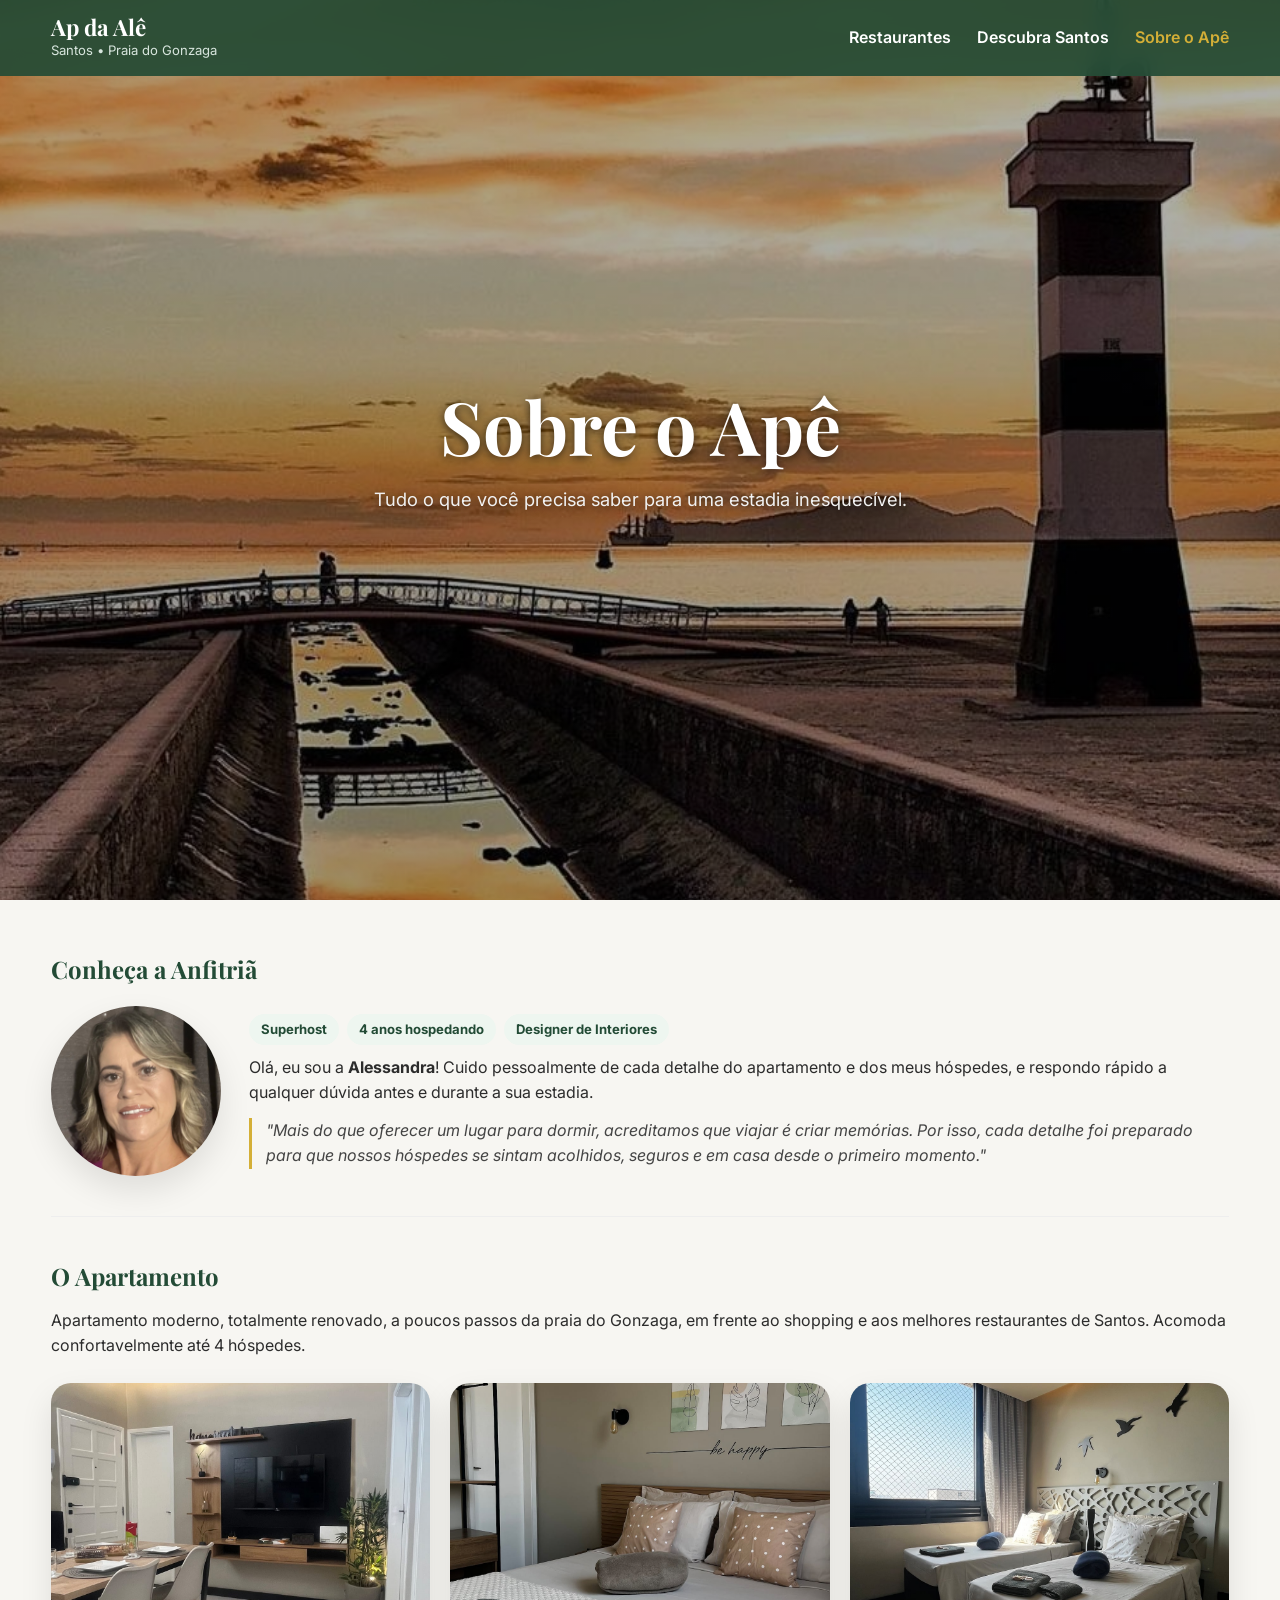
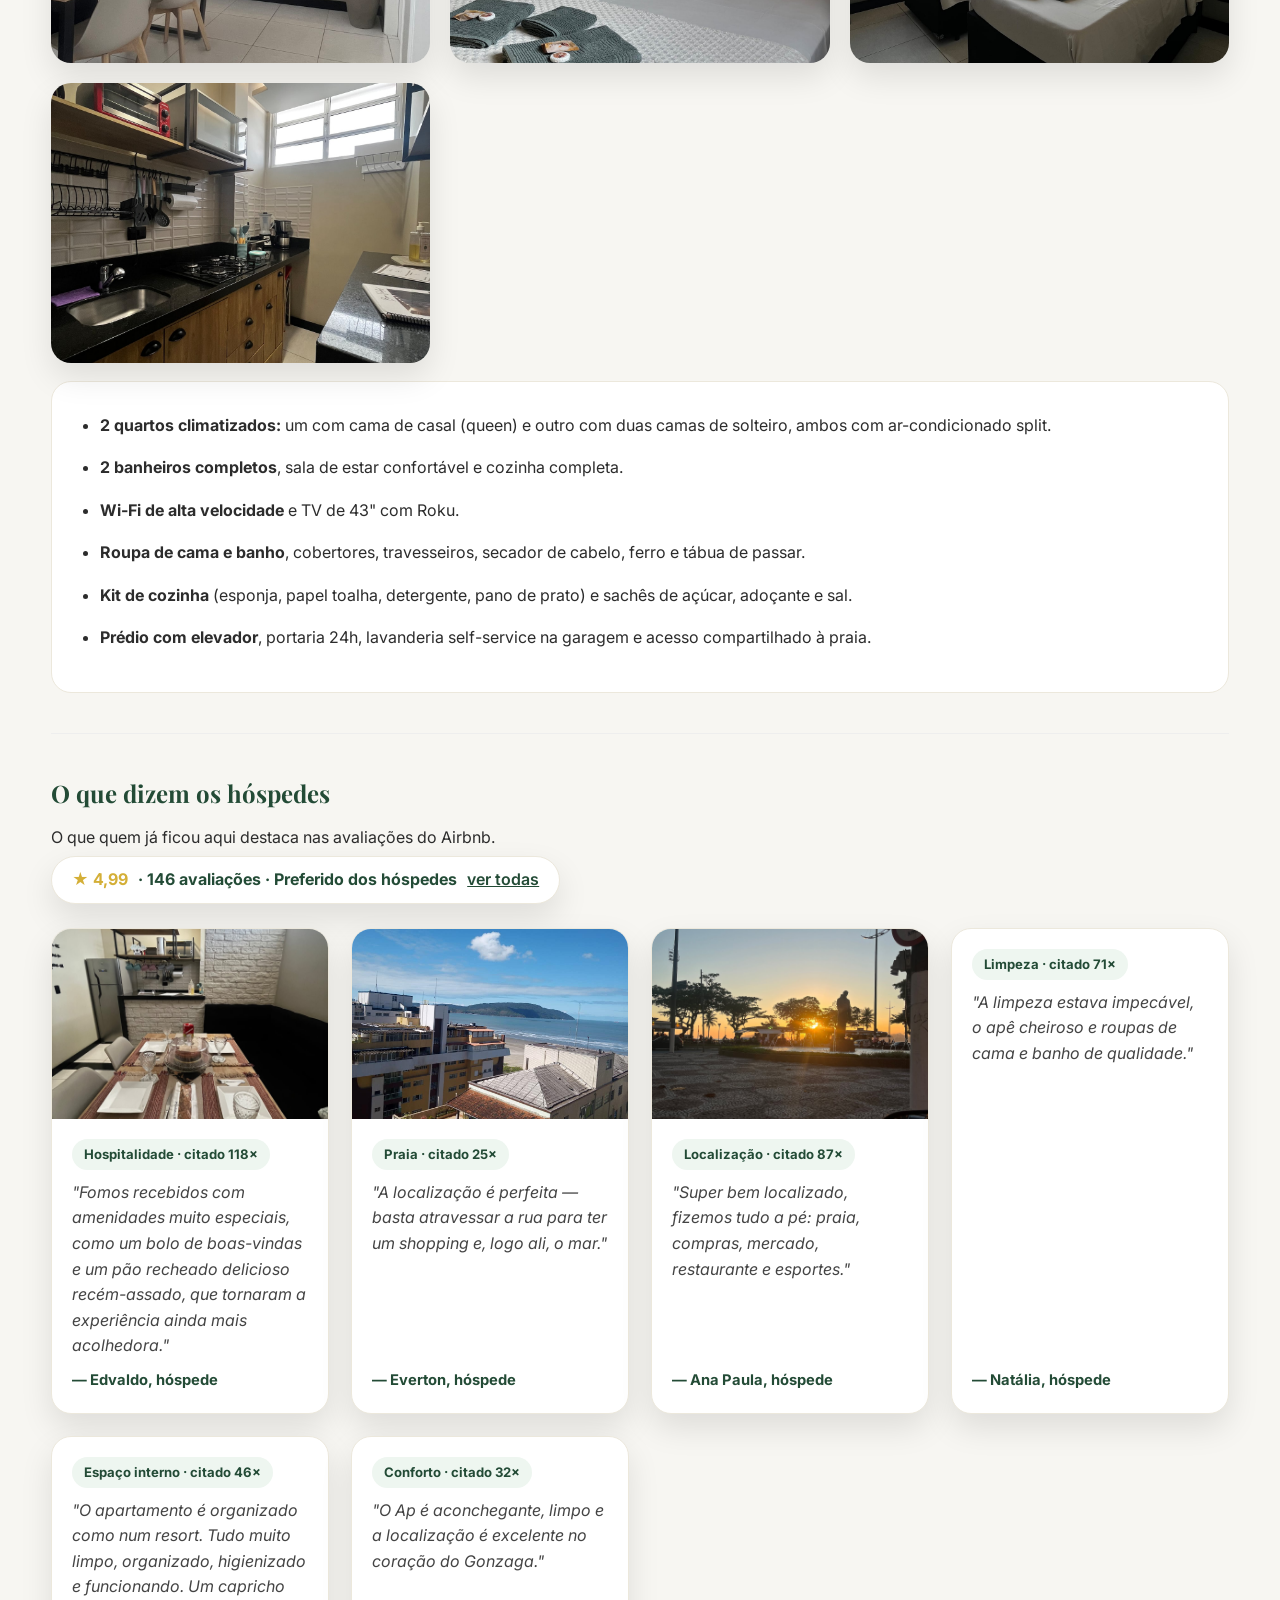
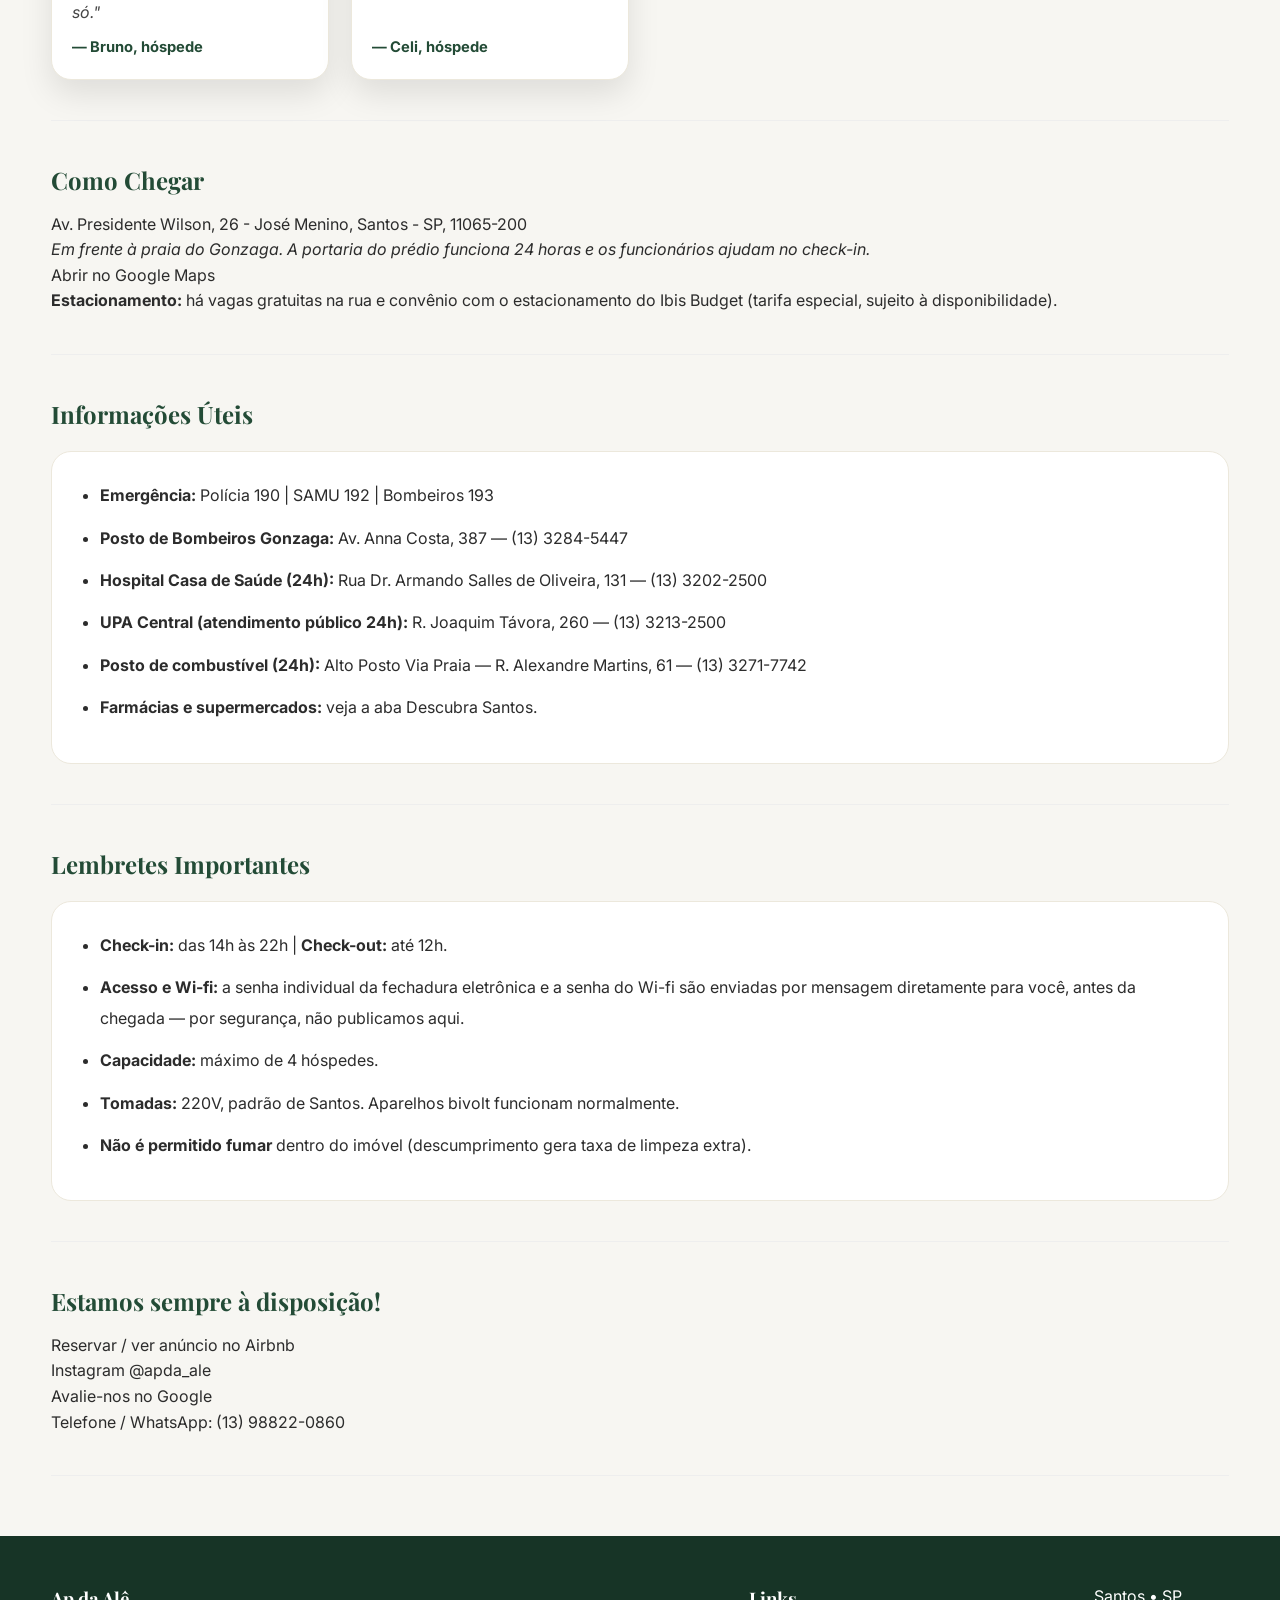
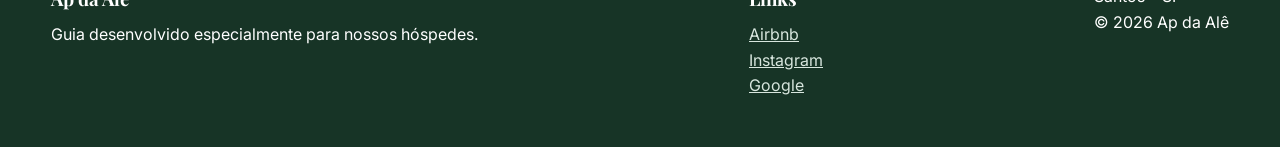
<file: sobre_a_casa.html>
<!DOCTYPE html>
<html lang="pt-BR">

<head>
    <meta charset="UTF-8">
    <meta name="viewport" content="width=device-width, initial-scale=1.0">
    <title>Sobre o Apê • Ap da Alê</title>
    <meta name="description"
        content="Informações do Ap da Alê, em Santos: anfitriã, o apartamento, como chegar e lembretes para a estadia.">
    <link rel="preconnect" href="https://fonts.googleapis.com">
    <link rel="preconnect" href="https://fonts.gstatic.com" crossorigin>
    <link href="https://fonts.googleapis.com/css2?family=Inter:wght@300;400;500;600;700&family=Playfair+Display:wght@600;700&display=swap"
        rel="stylesheet">
    <link rel="stylesheet" href="style.css?v=3">
</head>

<body>

<header>
    <div class="container">
        <div class="logo">
            <h1>Ap da Alê</h1>
            <p>Santos • Praia do Gonzaga</p>
        </div>
        <nav>
            <a href="index.html">Restaurantes</a>
            <a href="o_que_fazer.html">Descubra Santos</a>
            <a href="sobre_a_casa.html" class="active">Sobre o Apê</a>
        </nav>
    </div>
</header>

<section class="hero">
    <img class="hero-bg" src="hero_ap_ale.jpg?v=2" alt="Pôr do sol na orla de Santos">
    <div class="hero-overlay"></div>
    <div class="hero-content">
        <h2>Sobre o Apê</h2>
        <p>Tudo o que você precisa saber para uma estadia inesquecível.</p>
    </div>
</section>

<main class="container">

    <section class="about-section">
        <h2>Conheça a Anfitriã</h2>
        <div class="host">
            <img src="avaliacoes/anfitria.jpg" alt="Alessandra, anfitriã do Ap da Alê">
            <div class="host-text">
                <div class="host-badges">
                    <span>Superhost</span>
                    <span>4 anos hospedando</span>
                    <span>Designer de Interiores</span>
                </div>
                <p>Olá, eu sou a <strong>Alessandra</strong>! Cuido pessoalmente de cada detalhe do apartamento e dos meus hóspedes,
                    e respondo rápido a qualquer dúvida antes e durante a sua estadia.</p>
                <blockquote>"Mais do que oferecer um lugar para dormir, acreditamos que viajar é criar memórias. Por isso, cada detalhe
                    foi preparado para que nossos hóspedes se sintam acolhidos, seguros e em casa desde o primeiro momento."</blockquote>
            </div>
        </div>
    </section>

    <section class="about-section">
        <h2>O Apartamento</h2>
        <p>Apartamento moderno, totalmente renovado, a poucos passos da praia do Gonzaga, em frente ao shopping e aos melhores
            restaurantes de Santos. Acomoda confortavelmente até 4 hóspedes.</p>
        <div class="grid-images">
            <img src="avaliacoes/sala.jpg" alt="Sala de estar integrada à cozinha americana">
            <img src="avaliacoes/quarto-casal.jpg" alt="Quarto com cama queen e ar-condicionado">
            <img src="avaliacoes/quarto-solteiro.jpg" alt="Quarto com duas camas de solteiro e ar-condicionado">
            <img src="avaliacoes/cozinha.jpg" alt="Cozinha completa">
        </div>
        <div class="lembretes-box">
            <ul>
                <li><strong>2 quartos climatizados:</strong> um com cama de casal (queen) e outro com duas camas de solteiro, ambos com ar-condicionado split.</li>
                <li><strong>2 banheiros completos</strong>, sala de estar confortável e cozinha completa.</li>
                <li><strong>Wi-Fi de alta velocidade</strong> e TV de 43" com Roku.</li>
                <li><strong>Roupa de cama e banho</strong>, cobertores, travesseiros, secador de cabelo, ferro e tábua de passar.</li>
                <li><strong>Kit de cozinha</strong> (esponja, papel toalha, detergente, pano de prato) e sachês de açúcar, adoçante e sal.</li>
                <li><strong>Prédio com elevador</strong>, portaria 24h, lavanderia self-service na garagem e acesso compartilhado à praia.</li>
            </ul>
        </div>
    </section>

    <section class="about-section">
        <h2>O que dizem os hóspedes</h2>
        <p>O que quem já ficou aqui destaca nas avaliações do Airbnb.</p>
        <p>
            <span class="review-badge">
                <span class="stars">★ 4,99</span> · 146 avaliações · Preferido dos hóspedes
                <a href="https://www.airbnb.com.br/rooms/678897444676822575" target="_blank" rel="noopener">ver todas</a>
            </span>
        </p>

        <div class="review-grid">
            <article class="review-card">
                <img src="avaliacoes/mesa-jantar.jpg" alt="Mesa posta com bolo e pão de boas-vindas">
                <div class="review-body">
                    <span class="review-tag">Hospitalidade · citado 118×</span>
                    <p class="review-quote">"Fomos recebidos com amenidades muito especiais, como um bolo de boas-vindas e um pão recheado delicioso recém-assado, que tornaram a experiência ainda mais acolhedora."</p>
                    <p class="review-author">— Edvaldo, hóspede</p>
                </div>
            </article>

            <article class="review-card">
                <img src="avaliacoes/vista-praia.jpg" alt="Vista da praia do Gonzaga">
                <div class="review-body">
                    <span class="review-tag">Praia · citado 25×</span>
                    <p class="review-quote">"A localização é perfeita — basta atravessar a rua para ter um shopping e, logo ali, o mar."</p>
                    <p class="review-author">— Everton, hóspede</p>
                </div>
            </article>

            <article class="review-card">
                <img src="avaliacoes/orla.jpg" alt="Orla da praia ao pôr do sol">
                <div class="review-body">
                    <span class="review-tag">Localização · citado 87×</span>
                    <p class="review-quote">"Super bem localizado, fizemos tudo a pé: praia, compras, mercado, restaurante e esportes."</p>
                    <p class="review-author">— Ana Paula, hóspede</p>
                </div>
            </article>

            <article class="review-card">
                <div class="review-body">
                    <span class="review-tag">Limpeza · citado 71×</span>
                    <p class="review-quote">"A limpeza estava impecável, o apê cheiroso e roupas de cama e banho de qualidade."</p>
                    <p class="review-author">— Natália, hóspede</p>
                </div>
            </article>

            <article class="review-card">
                <div class="review-body">
                    <span class="review-tag">Espaço interno · citado 46×</span>
                    <p class="review-quote">"O apartamento é organizado como num resort. Tudo muito limpo, organizado, higienizado e funcionando. Um capricho só."</p>
                    <p class="review-author">— Bruno, hóspede</p>
                </div>
            </article>

            <article class="review-card">
                <div class="review-body">
                    <span class="review-tag">Conforto · citado 32×</span>
                    <p class="review-quote">"O Ap é aconchegante, limpo e a localização é excelente no coração do Gonzaga."</p>
                    <p class="review-author">— Celi, hóspede</p>
                </div>
            </article>
        </div>
    </section>

    <section class="about-section">
        <h2>Como Chegar</h2>
        <p>Av. Presidente Wilson, 26 - José Menino, Santos - SP, 11065-200</p>
        <p><em>Em frente à praia do Gonzaga. A portaria do prédio funciona 24 horas e os funcionários ajudam no check-in.</em></p>
        <p><a href="https://www.google.com/maps/search/?api=1&query=Av.+Presidente+Wilson%2C+26+-+Jos%C3%A9+Menino%2C+Santos+-+SP" target="_blank" rel="noopener">Abrir no Google Maps</a></p>
        <p><strong>Estacionamento:</strong> há vagas gratuitas na rua e convênio com o estacionamento do Ibis Budget (tarifa especial, sujeito à disponibilidade).</p>
    </section>

    <section class="about-section">
        <h2>Informações Úteis</h2>
        <div class="lembretes-box">
            <ul>
                <li><strong>Emergência:</strong> Polícia 190 | SAMU 192 | Bombeiros 193</li>
                <li><strong>Posto de Bombeiros Gonzaga:</strong> Av. Anna Costa, 387 — (13) 3284-5447</li>
                <li><strong>Hospital Casa de Saúde (24h):</strong> Rua Dr. Armando Salles de Oliveira, 131 — (13) 3202-2500</li>
                <li><strong>UPA Central (atendimento público 24h):</strong> R. Joaquim Távora, 260 — (13) 3213-2500</li>
                <li><strong>Posto de combustível (24h):</strong> Alto Posto Via Praia — R. Alexandre Martins, 61 — (13) 3271-7742</li>
                <li><strong>Farmácias e supermercados:</strong> veja a aba <a href="o_que_fazer.html">Descubra Santos</a>.</li>
            </ul>
        </div>
    </section>

    <section class="about-section">
        <h2>Lembretes Importantes</h2>
        <div class="lembretes-box">
            <ul>
                <li><strong>Check-in:</strong> das 14h às 22h | <strong>Check-out:</strong> até 12h.</li>
                <li><strong>Acesso e Wi-fi:</strong> a senha individual da fechadura eletrônica e a senha do Wi-fi são enviadas por mensagem diretamente para você, antes da chegada — por segurança, não publicamos aqui.</li>
                <li><strong>Capacidade:</strong> máximo de 4 hóspedes.</li>
                <li><strong>Tomadas:</strong> 220V, padrão de Santos. Aparelhos bivolt funcionam normalmente.</li>
                <li><strong>Não é permitido fumar</strong> dentro do imóvel (descumprimento gera taxa de limpeza extra).</li>
            </ul>
        </div>
    </section>

    <section class="about-section">
        <h2>Estamos sempre à disposição!</h2>
        <p>
            <a href="https://www.airbnb.com.br/rooms/678897444676822575" target="_blank" rel="noopener">Reservar / ver anúncio no Airbnb</a><br>
            <a href="https://www.instagram.com/apda_ale/" target="_blank" rel="noopener">Instagram @apda_ale</a><br>
            <a href="https://share.google/uuVBnbDMF6iq38gbg" target="_blank" rel="noopener">Avalie-nos no Google</a>
        </p>
        <p>Telefone / WhatsApp: (13) 98822-0860</p>
    </section>

</main>

<footer>
    <div class="container footer-content">
        <div>
            <h3>Ap da Alê</h3>
            <p>Guia desenvolvido especialmente para nossos hóspedes.</p>
        </div>
        <div>
            <h3>Links</h3>
            <p><a href="https://www.airbnb.com.br/rooms/678897444676822575" target="_blank" rel="noopener">Airbnb</a></p>
            <p><a href="https://www.instagram.com/apda_ale/" target="_blank" rel="noopener">Instagram</a></p>
            <p><a href="https://share.google/uuVBnbDMF6iq38gbg" target="_blank" rel="noopener">Google</a></p>
        </div>
        <div>
            <p>Santos • SP</p>
            <p>© 2026 Ap da Alê</p>
        </div>
    </div>
</footer>

</body>

</html>
</file>
<file: style.css>
/* ==========================================================
   Guia Casa Terras Altas — style.css (consolidado • v2)
   Corrige: menu lateral fantasma (margin-left:270px),
   header fixo sem offset, nav some no mobile, CSS duplicado,
   botões de card conflitantes, seletores :nth-of-type frágeis.
   ========================================================== */

:root{
  --primary:#234b36;
  --primary-dark:#173426;
  --accent:#d4af37;
  --bg:#f7f6f2;
  --white:#ffffff;
  --text:#2c2c2c;
  --muted:#6f6f6f;
  --radius:20px;
  --shadow:0 14px 32px rgba(0,0,0,.10);
  --container:1200px;
  --header-h:76px;
}

*{margin:0;padding:0;box-sizing:border-box}

html{
  scroll-behavior:smooth;
  scroll-padding-top:calc(var(--header-h) + 16px);
}

body{
  font-family:Inter,Arial,sans-serif;
  background:var(--bg);
  color:var(--text);
  line-height:1.6;
  padding-top:var(--header-h);
}

img{display:block;max-width:100%}
a{text-decoration:none;color:inherit}

.container{width:min(92%,var(--container));margin-inline:auto}

/* ---------- Header ---------- */
header{
  position:fixed;
  inset:0 0 auto 0;
  z-index:1000;
  min-height:var(--header-h);
  background:rgba(35,75,54,.92);
  backdrop-filter:blur(10px);
}

header .container{
  display:flex;
  align-items:center;
  justify-content:space-between;
  gap:18px;
  min-height:var(--header-h);
  padding:10px 0;
}

.logo h1{
  color:#fff;
  font-family:"Playfair Display",serif;
  font-size:1.4rem;
  line-height:1.1;
}

.logo p{color:#d8e6de;font-size:.82rem}

nav{display:flex;gap:26px;flex-wrap:wrap}
nav a{color:#fff;font-weight:600;transition:.25s}
nav a:hover,
nav a.active{color:var(--accent)}

/* pequenos links sociais (Instagram/Airbnb/Google) no cabeçalho */
.social-links{display:flex;gap:8px;align-items:center}
.social-links a{
  display:flex;align-items:center;justify-content:center;
  width:32px;height:32px;border-radius:50%;
  background:rgba(255,255,255,.14);
  color:#fff;
  transition:.25s;
}
.social-links a:hover{background:var(--accent);color:var(--primary-dark)}
.social-links .g-badge{font-family:Arial,sans-serif;font-weight:700;font-size:15px;line-height:1}
.social-links .airbnb-badge{object-fit:contain}

/* ---------- Hero ---------- */
.hero{
  position:relative;
  min-height:100vh;
  margin-top:calc(-1 * var(--header-h));
  display:flex;
  align-items:center;
  justify-content:center;
  overflow:hidden;
  background:#1c1c1c;
}

.hero-bg{
  position:absolute;
  inset:0;
  width:100%;
  height:100%;
  object-fit:cover;
  object-position:center;
  z-index:0;
  transform:scale(1.05);
}

.hero-overlay{
  position:absolute;
  inset:0;
  z-index:1;
  background:linear-gradient(rgba(0,0,0,.30),rgba(0,0,0,.38));
}

.hero-content{
  position:relative;
  z-index:2;
  max-width:900px;
  padding:40px;
  text-align:center;
}

.hero-tag{
  display:inline-block;
  background:rgba(255,255,255,.16);
  border:1px solid rgba(255,255,255,.32);
  color:#fff;
  padding:10px 20px;
  border-radius:999px;
  margin-bottom:22px;
}

.hero h2{
  color:#fff;
  font-family:"Playfair Display",serif;
  font-size:clamp(2.4rem,6vw,4.6rem);
  line-height:1.08;
  text-shadow:0 3px 18px rgba(0,0,0,.5);
}

.hero p{
  color:#f1f1f1;
  font-size:1.15rem;
  max-width:640px;
  margin:20px auto 0;
}

.scroll-down{
  position:absolute;
  left:50%;
  bottom:22px;
  transform:translateX(-50%);
  color:#fff;
  font-size:2rem;
  z-index:2;
  animation:bounce 2s infinite;
}

@keyframes bounce{
  0%,100%{transform:translateX(-50%) translateY(0)}
  50%{transform:translateX(-50%) translateY(10px)}
}

/* ---------- Intro + filtros ---------- */
.intro{margin-top:-46px;position:relative;z-index:3}

.intro-card{
  background:#fff;
  border-radius:var(--radius);
  box-shadow:var(--shadow);
  padding:38px;
  text-align:center;
}

.intro-card h3{
  font-family:"Playfair Display",serif;
  font-size:1.9rem;
  color:var(--primary);
  margin-bottom:12px;
}

.intro-card p{color:#555;font-size:1.03rem;margin-bottom:22px}

.experience-grid,
.intro-features{
  display:flex;
  flex-wrap:wrap;
  gap:12px;
  justify-content:center;
}

.experience-grid button,
.intro-features button{
  padding:12px 22px;
  border:none;
  border-radius:999px;
  background:#f1f3f0;
  color:var(--primary);
  font-weight:600;
  cursor:pointer;
  box-shadow:0 4px 12px rgba(0,0,0,.06);
  transition:.25s;
}

.experience-grid button:hover,
.intro-features button:hover,
.experience-grid button.active,
.intro-features button.active{
  background:var(--primary);
  color:#fff;
  transform:translateY(-2px);
}

/* ---------- Grid de cards ---------- */
main{padding:10px 0 40px}

.restaurant-grid{
  display:grid;
  grid-template-columns:repeat(auto-fit,minmax(320px,1fr));
  gap:26px;
  padding:26px 0 40px;
}

.restaurant-card{
  background:#fff;
  border:1px solid #ebe7dc;
  border-radius:22px;
  overflow:hidden;
  box-shadow:var(--shadow);
  transition:transform .3s,box-shadow .3s;
}

.restaurant-card:hover{
  transform:translateY(-8px);
  box-shadow:0 20px 40px rgba(0,0,0,.16);
}

.restaurant-card img{width:100%;height:220px;object-fit:cover}

.restaurant-content{
  padding:26px;
  display:flex;
  flex-direction:column;
  gap:10px;
}

.restaurant-content.no-image{padding:28px 26px}
.restaurant-content h3{color:var(--primary);font-size:1.4rem}

/* rótulos explícitos (substituem os antigos :nth-of-type) */
.card-meta{
  align-self:flex-start;
  background:#eef6f0;
  color:var(--primary);
  padding:6px 14px;
  border-radius:999px;
  font-weight:700;
  font-size:.92rem;
}

.card-desc{color:#555;line-height:1.7;flex:1}
.price-info{font-weight:600;color:var(--accent);font-size:.95rem}
.endereco-info{font-size:.85rem;color:var(--muted);font-style:italic}

/* ações do card: dois botões lado a lado */
.card-actions{display:flex;gap:10px;margin-top:14px}

.card-actions a,
.card-actions button{
  flex:1;
  text-align:center;
  padding:12px 14px;
  border-radius:12px;
  font-weight:700;
  cursor:pointer;
  border:none;
  transition:.25s;
}

.card-actions .visit-button{
  background:#fff;
  color:var(--primary);
  border:2px solid rgba(35,75,54,.14);
}

.card-actions .visit-button:hover{background:#f4f6f4}
.card-actions .visit-button.disabled{opacity:.55;cursor:not-allowed}
.card-actions .map-button{background:var(--primary);color:#fff}
.card-actions .map-button:hover{background:var(--primary-dark)}

/* ---------- Página "Sobre a Casa" ---------- */
.about-section{padding:40px 0;border-bottom:1px solid #eee}
.about-section h2{
  font-family:"Playfair Display",serif;
  color:var(--primary);
  margin-bottom:12px;
}

.grid-images{
  display:grid;
  grid-template-columns:repeat(auto-fit,minmax(280px,1fr));
  gap:20px;
  margin-top:24px;
}

.grid-images img{
  width:100%;
  height:280px;
  object-fit:cover;
  border-radius:20px;
  box-shadow:var(--shadow);
  transition:transform .3s;
}

.grid-images img:hover{transform:scale(1.02)}

/* imagem unica (colagem) nao deve ser cortada por object-fit:cover em telas largas */
.grid-images img:only-child{
  height:auto;
  max-height:820px;
  object-fit:contain;
  background:#fff;
}

.lembretes-box{
  background:#fff;
  border:1px solid #ece8dc;
  border-radius:20px;
  padding:28px;
  margin-top:18px;
}

.lembretes-box ul{margin-left:20px;line-height:1.9}
.lembretes-box li{margin-bottom:12px}

/* ---------- Experiência dos Hóspedes (avaliações reais + fotos) ---------- */
.review-badge{
  display:inline-flex;align-items:center;gap:10px;
  background:#fff;border:1px solid #ece8dc;border-radius:999px;
  padding:10px 20px;margin-top:6px;box-shadow:var(--shadow);
  font-weight:700;color:var(--primary);
}
.review-badge .stars{color:var(--accent)}
.review-badge a{text-decoration:underline;font-weight:600;color:var(--primary)}

.review-grid{
  display:grid;
  grid-template-columns:repeat(auto-fit,minmax(260px,1fr));
  gap:22px;
  margin-top:24px;
}
.review-card{
  background:#fff;border:1px solid #ece8dc;border-radius:var(--radius);
  overflow:hidden;box-shadow:var(--shadow);
  display:flex;flex-direction:column;
}
.review-card img{width:100%;height:190px;object-fit:cover}
.review-card .review-body{padding:20px;display:flex;flex-direction:column;gap:10px;flex:1}
.review-tag{
  align-self:flex-start;background:#eef6f0;color:var(--primary);
  font-weight:700;font-size:.82rem;padding:5px 12px;border-radius:999px;
}
.review-quote{color:#444;font-style:italic;line-height:1.6;flex:1}
.review-author{font-weight:700;color:var(--primary);font-size:.92rem}
.review-note{color:var(--muted);font-size:.85rem}

/* ---------- Footer ---------- */
footer{
  background:var(--primary-dark);
  color:#fff;
  padding:48px 0;
  margin-top:20px;
}

.footer-content{
  display:flex;
  justify-content:space-between;
  gap:30px;
  flex-wrap:wrap;
}

.footer-content h3{font-family:"Playfair Display",serif;margin-bottom:8px}
footer a{color:#d8e6de;text-decoration:underline}

/* ---------- Responsivo ---------- */
@media (max-width:768px){
  :root{--header-h:0px}
  header{position:static}
  body{padding-top:0}
  header .container{
    flex-direction:column;
    align-items:flex-start;
    gap:8px;
    padding:12px 0;
  }
  nav{gap:14px 18px}
  .hero{margin-top:0;min-height:78vh}
  .restaurant-grid{grid-template-columns:1fr}
  .footer-content{flex-direction:column}
}

@media (max-width:420px){
  .card-actions{flex-direction:column}
}

/* ---------- Anfitria (foto redonda + texto) ---------- */
.host{display:flex;gap:28px;align-items:center;flex-wrap:wrap;margin-top:18px}
.host img{width:170px;height:170px;border-radius:50%;object-fit:cover;box-shadow:var(--shadow);flex:0 0 auto}
.host-text{flex:1 1 320px}
.host-text blockquote{font-style:italic;color:#444;border-left:3px solid var(--accent);padding-left:14px;margin-top:12px}
.host-badges{display:flex;gap:8px;flex-wrap:wrap;margin-bottom:10px}
.host-badges span{background:#eef6f0;color:var(--primary);font-weight:700;font-size:.82rem;padding:5px 12px;border-radius:999px}

.nota-categoria{max-width:760px;margin:20px auto 0;color:#555;line-height:1.7;font-size:.98rem;background:#f7f6f2;border-left:3px solid var(--accent);padding:12px 16px;border-radius:10px;text-align:left}

/* legibilidade do texto sobre a foto de fundo */
.hero-content h2,
.hero-content p{
  text-shadow:0 2px 10px rgba(0,0,0,.65);
}
</file>
